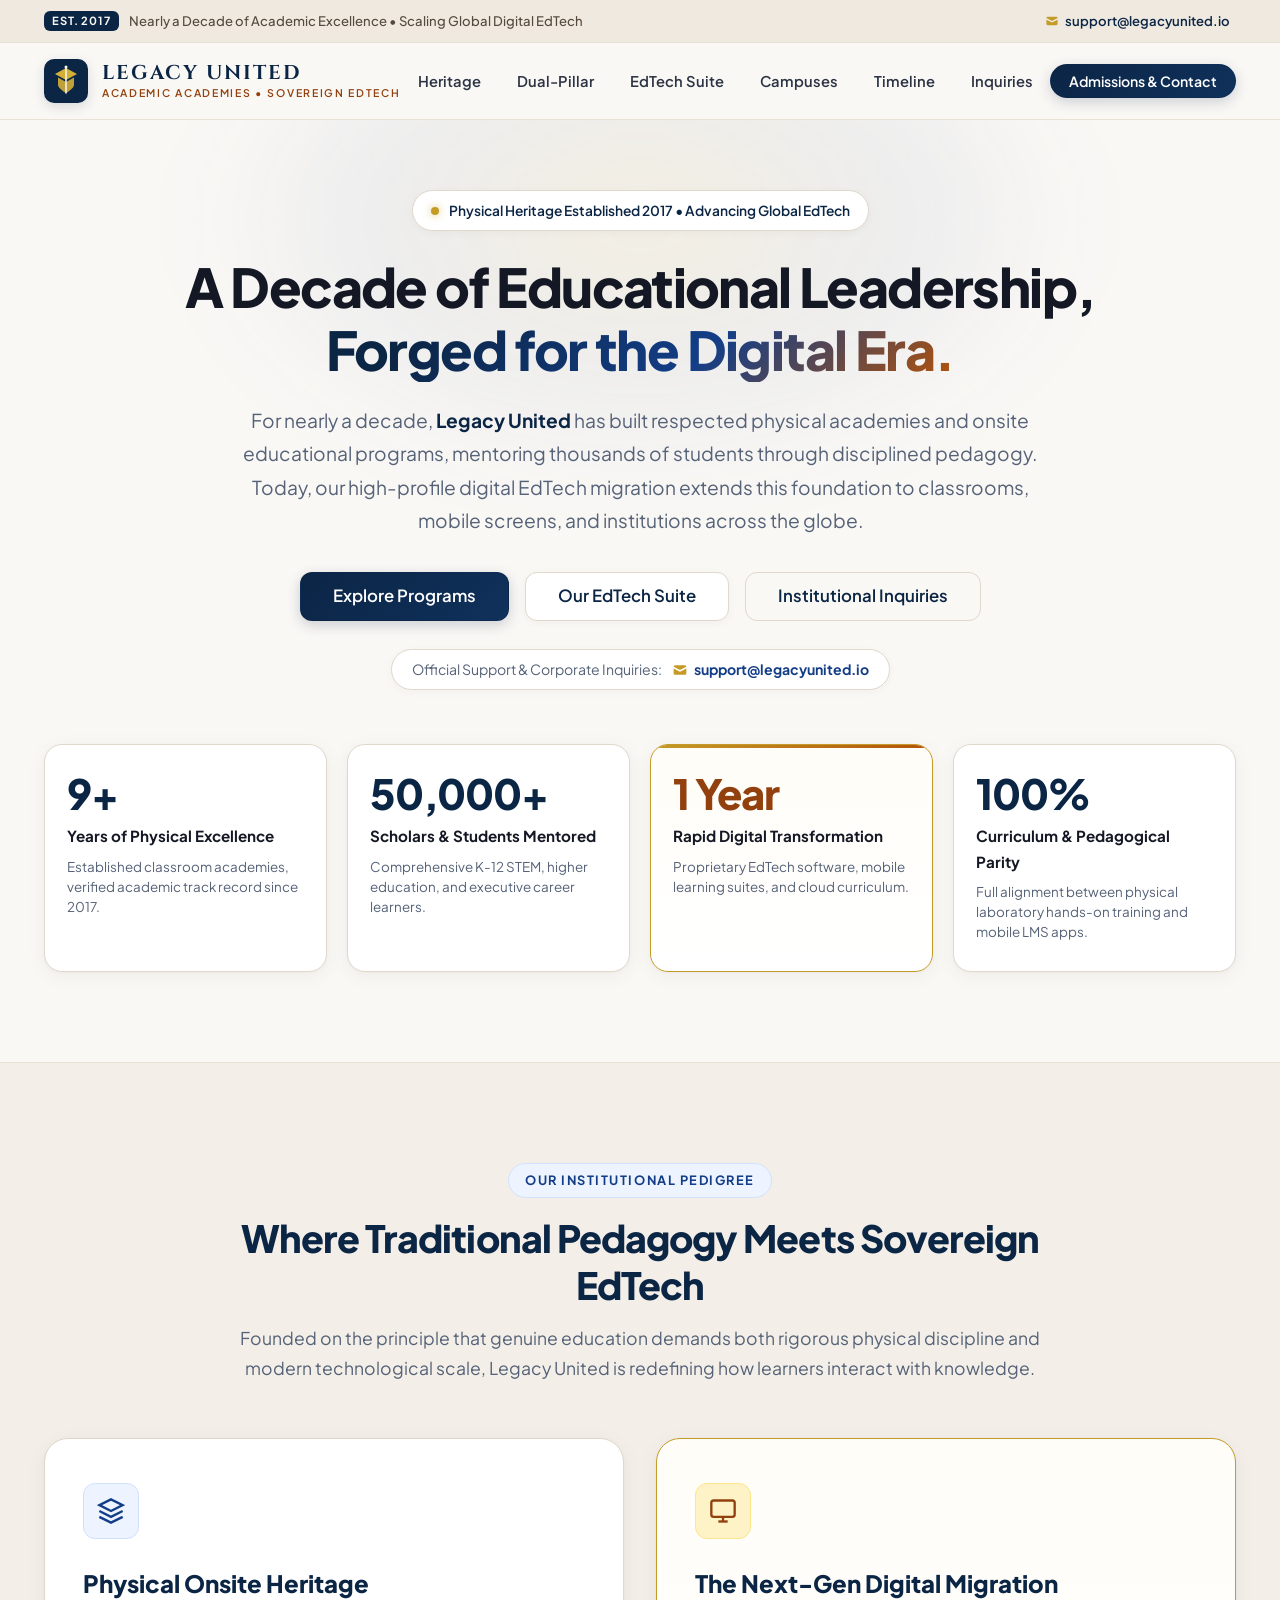
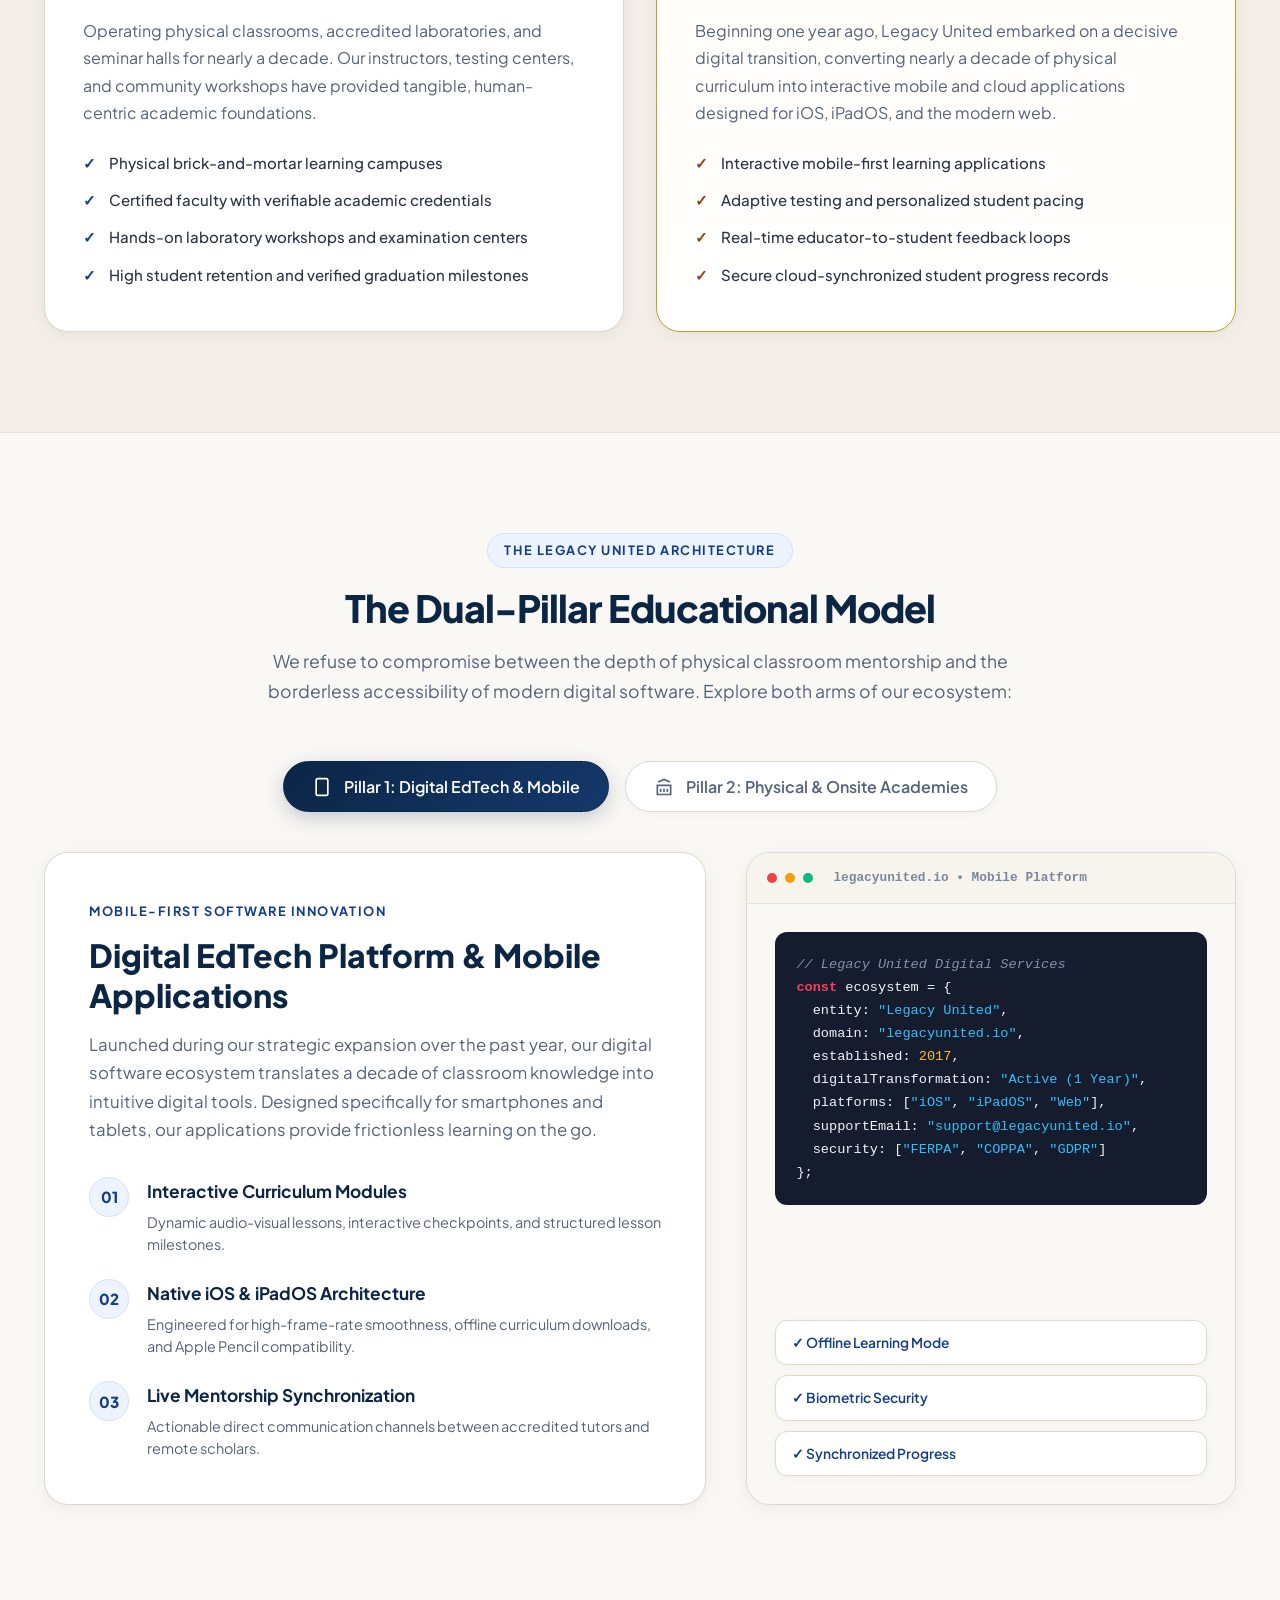
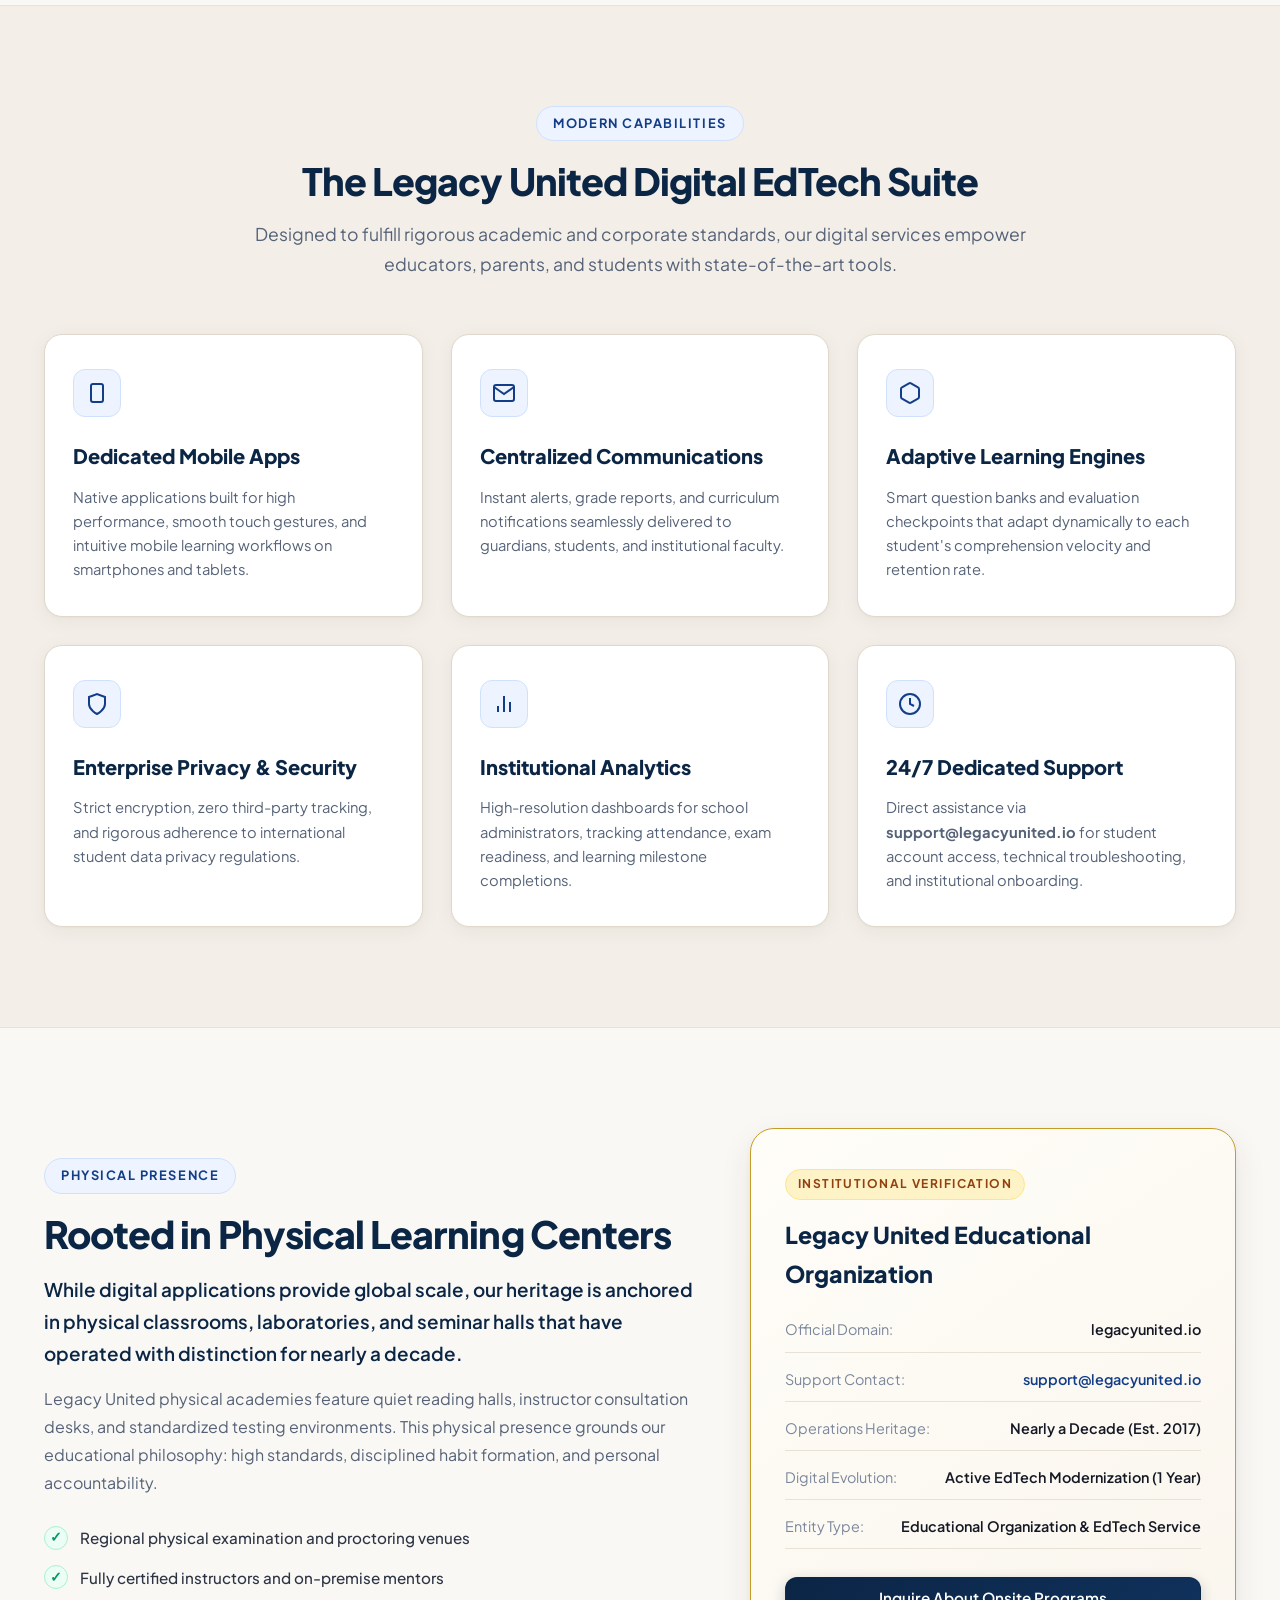
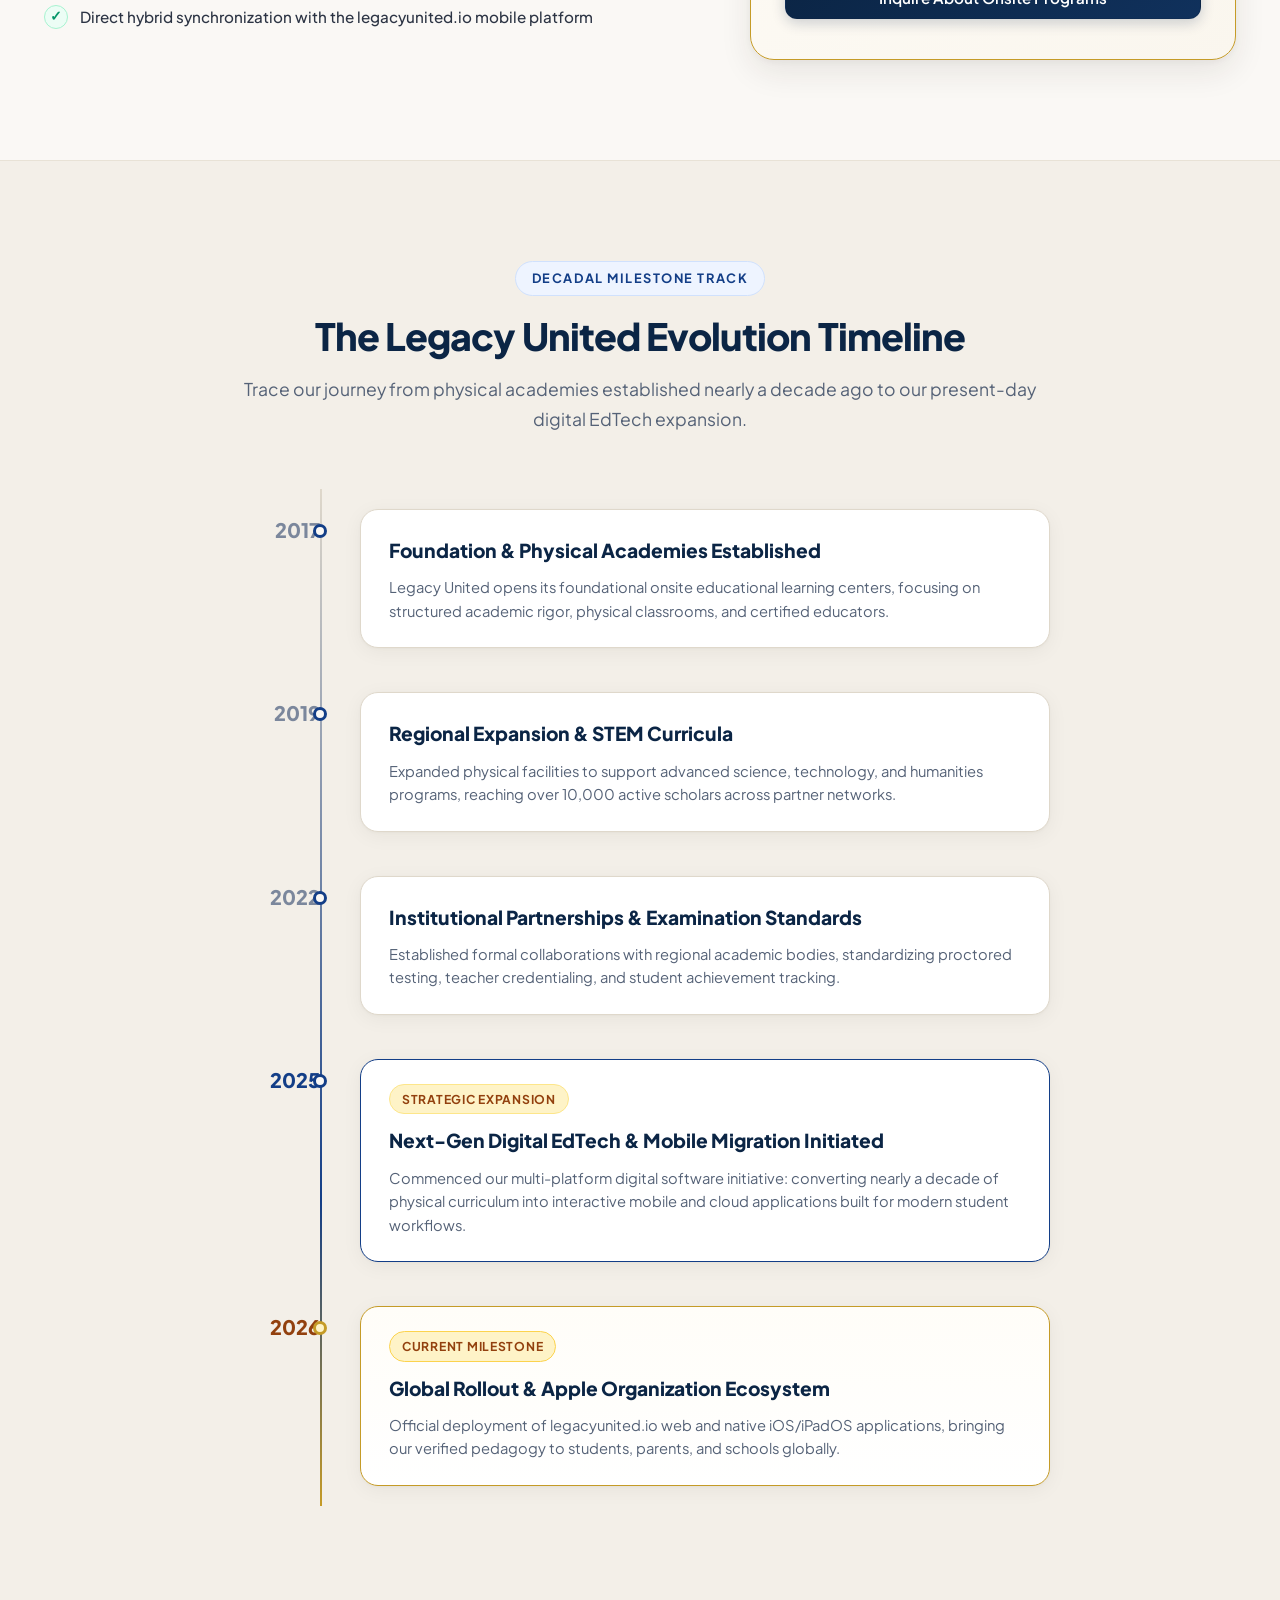
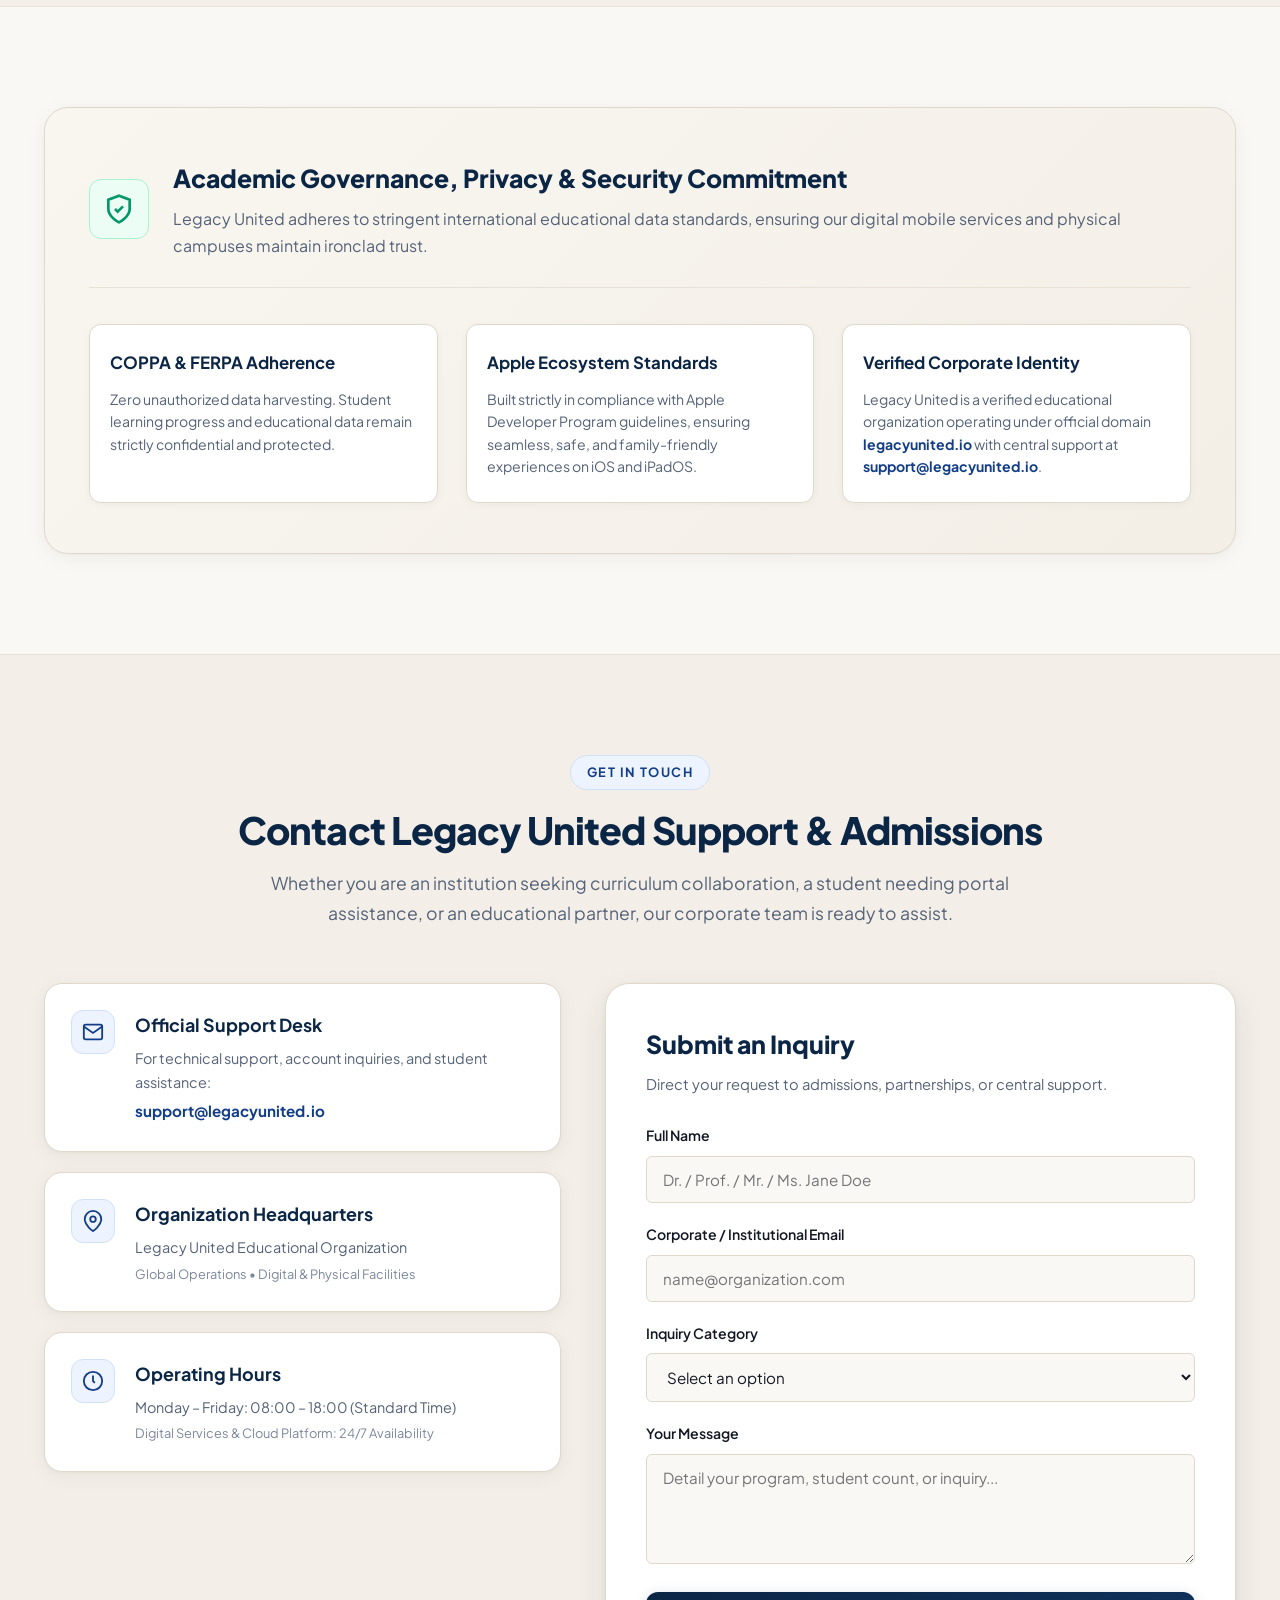
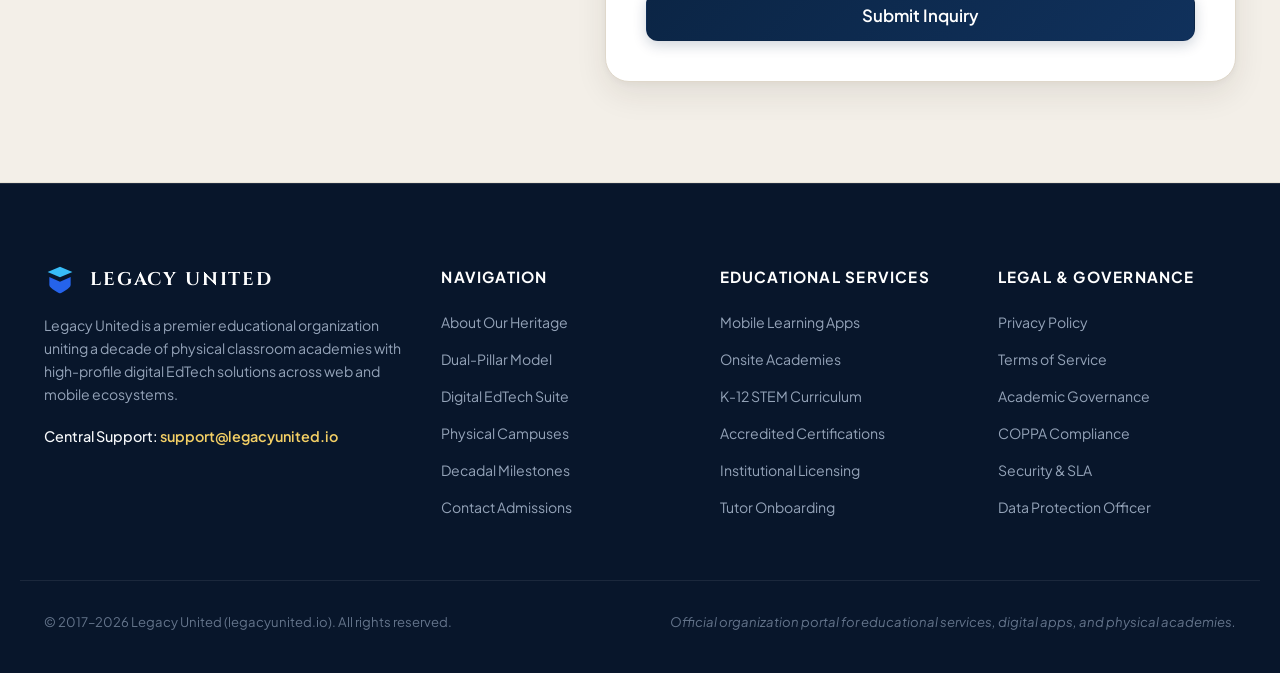
<file: index.html>
<!DOCTYPE html>
<html lang="en">
<head>
  <meta charset="UTF-8">
  <meta name="viewport" content="width=device-width, initial-scale=1.0">
  <title>Legacy United | Premier Educational Organization & Sovereign EdTech (Est. 2017)</title>
  <meta name="description" content="Legacy United unites nearly a decade of physical classroom academies with sovereign digital EdTech mobile learning solutions. Official organization portal and Apple developer ecosystem.">
  <meta name="keywords" content="Legacy United, legacyunited.io, EdTech, Education Organization, Mobile Learning, STEM, Physical Academies, iOS Education, Institutional Learning">
  <meta name="author" content="Legacy United">
  <meta name="robots" content="index, follow, max-image-preview:large">
  <link rel="canonical" href="https://legacyunited.io/">

  <!-- Favicon & Apple Touch Icons -->
  <link rel="icon" type="image/svg+xml" href="favicon.svg">
  <link rel="alternate icon" href="favicon.svg">
  <link rel="apple-touch-icon" href="favicon.svg">
  <link rel="mask-icon" href="favicon.svg" color="#0B2545">

  <!-- Apple Mobile Web App & Theme -->
  <meta name="apple-mobile-web-app-capable" content="yes">
  <meta name="apple-mobile-web-app-status-bar-style" content="default">
  <meta name="apple-mobile-web-app-title" content="Legacy United">
  <meta name="application-name" content="Legacy United">
  <meta name="theme-color" content="#FAF8F5">
  <meta name="msapplication-TileColor" content="#0B2545">
  
  <!-- Open Graph / Facebook / LinkedIn -->
  <meta property="og:type" content="website">
  <meta property="og:url" content="https://legacyunited.io/">
  <meta property="og:title" content="Legacy United | Premier Educational Organization & Sovereign EdTech">
  <meta property="og:description" content="Nearly a decade of physical educational excellence evolving into sovereign digital EdTech platforms and mobile applications.">
  <meta property="og:site_name" content="Legacy United">
  <meta property="og:image" content="https://legacyunited.io/favicon.svg">
  <meta property="og:locale" content="en_US">
  
  <!-- Twitter / X Card -->
  <meta name="twitter:card" content="summary_large_image">
  <meta name="twitter:url" content="https://legacyunited.io/">
  <meta name="twitter:title" content="Legacy United | Premier Educational Organization & Sovereign EdTech">
  <meta name="twitter:description" content="Nearly a decade of physical educational excellence evolving into sovereign digital EdTech platforms and mobile applications.">
  <meta name="twitter:image" content="https://legacyunited.io/favicon.svg">

  <!-- Schema.org JSON-LD Structured Data for Google & Apple Search -->
  <script type="application/ld+json">
  {
    "@context": "https://schema.org",
    "@type": "EducationalOrganization",
    "name": "Legacy United",
    "legalName": "Legacy United",
    "url": "https://legacyunited.io",
    "logo": "https://legacyunited.io/favicon.svg",
    "foundingDate": "2017",
    "email": "support@legacyunited.io",
    "description": "Legacy United delivers premier educational services, physical onsite academies, and sovereign digital EdTech mobile learning solutions for K-12 STEM, higher education, and corporate learners.",
    "contactPoint": {
      "@type": "ContactPoint",
      "email": "support@legacyunited.io",
      "contactType": "central support & admissions",
      "availableLanguage": ["English"]
    },
    "sameAs": [
      "https://legacyunited.io"
    ]
  }
  </script>

  <!-- Fonts -->
  <link rel="preconnect" href="https://fonts.googleapis.com">
  <link rel="preconnect" href="https://fonts.gstatic.com" crossorigin>
  <link href="https://fonts.googleapis.com/css2?family=Plus+Jakarta+Sans:wght@300;400;500;600;700;800&family=Cinzel:wght@600;700;800&display=swap" rel="stylesheet">
  
  <link rel="stylesheet" href="style.css?v=2">
</head>
<body>

  <!-- Top Institutional Bar -->
  <div class="top-bar">
    <div class="container top-bar-inner">
      <div class="top-bar-left">
        <span class="heritage-badge">EST. 2017</span>
        <span class="top-bar-text">Nearly a Decade of Academic Excellence &bull; Scaling Global Digital EdTech</span>
      </div>
      <div class="top-bar-right">
        <a href="mailto:support@legacyunited.io" class="top-support-link">
          <svg class="top-icon" viewBox="0 0 20 20" fill="currentColor">
            <path d="M2.003 5.884L10 9.882l7.997-3.998A2 2 0 0016 4H4a2 2 0 00-1.997 1.884z" />
            <path d="M18 8.118l-8 4-8-4V14a2 2 0 002 2h12a2 2 0 002-2V8.118z" />
          </svg>
          support@legacyunited.io
        </a>
      </div>
    </div>
  </div>

  <!-- Main Navigation Header -->
  <header class="site-header" id="header">
    <div class="container header-container">
      <a href="#hero" class="brand-logo" aria-label="Legacy United Home">
        <div class="brand-crest">
          <svg viewBox="0 0 44 44" fill="none" xmlns="http://www.w3.org/2000/svg">
            <rect width="44" height="44" rx="10" fill="#0B2545" />
            <path d="M22 9L11 15L22 21L33 15L22 9Z" fill="#D4AF37" />
            <path d="M14 18.5V26C14 29.5 22 34 22 34C22 34 30 29.5 30 26V18.5L22 23L14 18.5Z" fill="#D4AF37" fill-opacity="0.9" />
            <line x1="22" y1="9" x2="22" y2="34" stroke="#FAF8F5" stroke-width="1.5" stroke-linecap="round" />
            <circle cx="22" cy="8" r="1.5" fill="#FAF8F5" />
          </svg>
        </div>
        <div class="brand-text">
          <span class="brand-title">LEGACY UNITED</span>
          <span class="brand-tagline">Academic Academies &bull; Sovereign EdTech</span>
        </div>
      </a>

      <!-- Desktop Nav -->
      <nav class="nav-links" id="navLinks" aria-label="Main Navigation">
        <a href="#about" class="nav-item">Heritage</a>
        <a href="#dual-model" class="nav-item">Dual-Pillar</a>
        <a href="#edtech" class="nav-item">EdTech Suite</a>
        <a href="#campuses" class="nav-item">Campuses</a>
        <a href="#milestones" class="nav-item">Timeline</a>
        <a href="#contact" class="nav-item">Inquiries</a>
      </nav>

      <!-- Header Action Buttons -->
      <div class="header-actions">
        <a href="#contact" class="btn btn-primary btn-sm">Admissions & Contact</a>
        
        <!-- Mobile Menu Toggle Button -->
        <button class="mobile-toggle" id="mobileToggle" aria-label="Toggle Navigation Menu" aria-expanded="false">
          <span class="bar"></span>
          <span class="bar"></span>
          <span class="bar"></span>
        </button>
      </div>
    </div>

    <!-- Mobile Dropdown Navigation -->
    <div class="mobile-nav" id="mobileNav">
      <div class="container mobile-nav-inner">
        <a href="#about" class="mobile-nav-item">Heritage & Pedigree</a>
        <a href="#dual-model" class="mobile-nav-item">Dual-Pillar Model</a>
        <a href="#edtech" class="mobile-nav-item">Digital EdTech Platform</a>
        <a href="#campuses" class="mobile-nav-item">Physical Onsite Campuses</a>
        <a href="#milestones" class="mobile-nav-item">Decadal Evolution Timeline</a>
        <a href="#contact" class="mobile-nav-item">Contact Admissions</a>
        <div class="mobile-nav-actions">
          <a href="mailto:support@legacyunited.io" class="btn btn-outline btn-full">
            <svg class="btn-icon" viewBox="0 0 20 20" fill="currentColor">
              <path d="M2.003 5.884L10 9.882l7.997-3.998A2 2 0 0016 4H4a2 2 0 00-1.997 1.884z" />
              <path d="M18 8.118l-8 4-8-4V14a2 2 0 002 2h12a2 2 0 002-2V8.118z" />
            </svg>
            support@legacyunited.io
          </a>
          <a href="#contact" class="btn btn-primary btn-full">Admissions & Contact</a>
        </div>
      </div>
    </div>
  </header>

  <!-- Hero Section -->
  <section class="hero-section" id="hero">
    <div class="hero-bg-glow"></div>
    <div class="container hero-container">
      <div class="hero-content">
        <div class="hero-badge">
          <span class="badge-dot"></span>
          <span>Physical Heritage Established 2017 &bull; Advancing Global EdTech</span>
        </div>
        <h1 class="hero-headline">
          A Decade of Educational Leadership, <span class="text-gradient">Forged for the Digital Era.</span>
        </h1>
        <p class="hero-description">
          For nearly a decade, <strong>Legacy United</strong> has built respected physical academies and onsite educational programs, mentoring thousands of students through disciplined pedagogy. Today, our high-profile digital EdTech migration extends this foundation to classrooms, mobile screens, and institutions across the globe.
        </p>

        <div class="hero-cta-group">
          <a href="#dual-model" class="btn btn-primary btn-lg">Explore Programs</a>
          <a href="#edtech" class="btn btn-secondary btn-lg">Our EdTech Suite</a>
          <a href="#contact" class="btn btn-outline btn-lg">Institutional Inquiries</a>
        </div>

        <div class="hero-support-pill">
          <span class="support-label">Official Support & Corporate Inquiries:</span>
          <a href="mailto:support@legacyunited.io" class="support-email">
            <svg class="icon-mail" viewBox="0 0 20 20" fill="currentColor">
              <path d="M2.003 5.884L10 9.882l7.997-3.998A2 2 0 0016 4H4a2 2 0 00-1.997 1.884z" />
              <path d="M18 8.118l-8 4-8-4V14a2 2 0 002 2h12a2 2 0 002-2V8.118z" />
            </svg>
            support@legacyunited.io
          </a>
        </div>
      </div>

      <!-- Hero Statistics Card Deck -->
      <div class="hero-metrics">
        <div class="metric-card">
          <div class="metric-value">9+</div>
          <div class="metric-title">Years of Physical Excellence</div>
          <div class="metric-detail">Established classroom academies, verified academic track record since 2017.</div>
        </div>
        <div class="metric-card">
          <div class="metric-value">50,000+</div>
          <div class="metric-title">Scholars & Students Mentored</div>
          <div class="metric-detail">Comprehensive K-12 STEM, higher education, and executive career learners.</div>
        </div>
        <div class="metric-card highlight-metric">
          <div class="metric-value">1 Year</div>
          <div class="metric-title">Rapid Digital Transformation</div>
          <div class="metric-detail">Proprietary EdTech software, mobile learning suites, and cloud curriculum.</div>
        </div>
        <div class="metric-card">
          <div class="metric-value">100%</div>
          <div class="metric-title">Curriculum & Pedagogical Parity</div>
          <div class="metric-detail">Full alignment between physical laboratory hands-on training and mobile LMS apps.</div>
        </div>
      </div>
    </div>
  </section>

  <!-- About Legacy United -->
  <section class="section-padding bg-surface" id="about">
    <div class="container">
      <div class="section-header text-center">
        <div class="section-badge">Our Institutional Pedigree</div>
        <h2 class="section-title">Where Traditional Pedagogy Meets Sovereign EdTech</h2>
        <p class="section-subtitle">
          Founded on the principle that genuine education demands both rigorous physical discipline and modern technological scale, Legacy United is redefining how learners interact with knowledge.
        </p>
      </div>

      <div class="about-grid">
        <div class="about-card">
          <div class="card-icon blue-icon">
            <svg viewBox="0 0 24 24" fill="none" stroke="currentColor" stroke-width="2">
              <path d="M12 2L2 7L12 12L22 7L12 2Z" />
              <path d="M2 17L12 22L22 17" />
              <path d="M2 12L12 17L22 12" />
            </svg>
          </div>
          <h3>Physical Onsite Heritage</h3>
          <p>
            Operating physical classrooms, accredited laboratories, and seminar halls for nearly a decade. Our instructors, testing centers, and community workshops have provided tangible, human-centric academic foundations.
          </p>
          <ul class="feature-list">
            <li>Physical brick-and-mortar learning campuses</li>
            <li>Certified faculty with verifiable academic credentials</li>
            <li>Hands-on laboratory workshops and examination centers</li>
            <li>High student retention and verified graduation milestones</li>
          </ul>
        </div>

        <div class="about-card gold-border">
          <div class="card-icon gold-icon">
            <svg viewBox="0 0 24 24" fill="none" stroke="currentColor" stroke-width="2">
              <rect x="2" y="3" width="20" height="14" rx="2" />
              <line x1="8" y1="21" x2="16" y2="21" />
              <line x1="12" y1="17" x2="12" y2="21" />
            </svg>
          </div>
          <h3>The Next-Gen Digital Migration</h3>
          <p>
            Beginning one year ago, Legacy United embarked on a decisive digital transition, converting nearly a decade of physical curriculum into interactive mobile and cloud applications designed for iOS, iPadOS, and the modern web.
          </p>
          <ul class="feature-list">
            <li>Interactive mobile-first learning applications</li>
            <li>Adaptive testing and personalized student pacing</li>
            <li>Real-time educator-to-student feedback loops</li>
            <li>Secure cloud-synchronized student progress records</li>
          </ul>
        </div>
      </div>
    </div>
  </section>

  <!-- Dual-Pillar Interactive Model Section -->
  <section class="section-padding" id="dual-model">
    <div class="container">
      <div class="section-header text-center">
        <div class="section-badge">The Legacy United Architecture</div>
        <h2 class="section-title">The Dual-Pillar Educational Model</h2>
        <p class="section-subtitle">
          We refuse to compromise between the depth of physical classroom mentorship and the borderless accessibility of modern digital software. Explore both arms of our ecosystem:
        </p>
      </div>

      <!-- Tab Controller -->
      <div class="tab-controls" role="tablist">
        <button class="tab-btn active" id="tabDigitalBtn" role="tab" aria-selected="true" aria-controls="panelDigital">
          <svg class="tab-icon" viewBox="0 0 24 24" fill="none" stroke="currentColor" stroke-width="2">
            <rect x="5" y="2" width="14" height="20" rx="2" />
            <line x1="12" y1="18" x2="12.01" y2="18" stroke-width="3" />
          </svg>
          Pillar 1: Digital EdTech & Mobile
        </button>
        <button class="tab-btn" id="tabPhysicalBtn" role="tab" aria-selected="false" aria-controls="panelPhysical">
          <svg class="tab-icon" viewBox="0 0 24 24" fill="none" stroke="currentColor" stroke-width="2">
            <path d="M3 21h18M3 10h18M5 6l7-3 7 3M4 10v11M20 10v11M8 14v4M12 14v4M16 14v4" />
          </svg>
          Pillar 2: Physical & Onsite Academies
        </button>
      </div>

      <!-- Tab Panels -->
      <div class="tab-content">
        <!-- Digital Panel -->
        <div class="tab-panel active" id="panelDigital" role="tabpanel" aria-labelledby="tabDigitalBtn">
          <div class="panel-grid">
            <div class="panel-info">
              <span class="panel-kicker">Mobile-First Software Innovation</span>
              <h3>Digital EdTech Platform & Mobile Applications</h3>
              <p>
                Launched during our strategic expansion over the past year, our digital software ecosystem translates a decade of classroom knowledge into intuitive digital tools. Designed specifically for smartphones and tablets, our applications provide frictionless learning on the go.
              </p>
              
              <div class="capability-box">
                <div class="capability-item">
                  <div class="cap-number">01</div>
                  <div>
                    <h4>Interactive Curriculum Modules</h4>
                    <p>Dynamic audio-visual lessons, interactive checkpoints, and structured lesson milestones.</p>
                  </div>
                </div>
                <div class="capability-item">
                  <div class="cap-number">02</div>
                  <div>
                    <h4>Native iOS & iPadOS Architecture</h4>
                    <p>Engineered for high-frame-rate smoothness, offline curriculum downloads, and Apple Pencil compatibility.</p>
                  </div>
                </div>
                <div class="capability-item">
                  <div class="cap-number">03</div>
                  <div>
                    <h4>Live Mentorship Synchronization</h4>
                    <p>Actionable direct communication channels between accredited tutors and remote scholars.</p>
                  </div>
                </div>
              </div>
            </div>

            <div class="panel-showcase">
              <div class="showcase-card">
                <div class="showcase-header">
                  <span class="dot red"></span>
                  <span class="dot yellow"></span>
                  <span class="dot green"></span>
                  <span class="showcase-title">legacyunited.io &bull; Mobile Platform</span>
                </div>
                <div class="showcase-body">
                  <div class="code-preview">
                    <span class="cm-comment">// Legacy United Digital Services</span><br>
                    <span class="cm-keyword">const</span> ecosystem = {<br>
                    &nbsp;&nbsp;entity: <span class="cm-string">"Legacy United"</span>,<br>
                    &nbsp;&nbsp;domain: <span class="cm-string">"legacyunited.io"</span>,<br>
                    &nbsp;&nbsp;established: <span class="cm-number">2017</span>,<br>
                    &nbsp;&nbsp;digitalTransformation: <span class="cm-string">"Active (1 Year)"</span>,<br>
                    &nbsp;&nbsp;platforms: [<span class="cm-string">"iOS"</span>, <span class="cm-string">"iPadOS"</span>, <span class="cm-string">"Web"</span>],<br>
                    &nbsp;&nbsp;supportEmail: <span class="cm-string">"support@legacyunited.io"</span>,<br>
                    &nbsp;&nbsp;security: [<span class="cm-string">"FERPA"</span>, <span class="cm-string">"COPPA"</span>, <span class="cm-string">"GDPR"</span>]<br>
                    };
                  </div>
                  <div class="app-highlights">
                    <div class="highlight-badge">✓ Offline Learning Mode</div>
                    <div class="highlight-badge">✓ Biometric Security</div>
                    <div class="highlight-badge">✓ Synchronized Progress</div>
                  </div>
                </div>
              </div>
            </div>
          </div>
        </div>

        <!-- Physical Panel -->
        <div class="tab-panel" id="panelPhysical" role="tabpanel" aria-labelledby="tabPhysicalBtn">
          <div class="panel-grid">
            <div class="panel-info">
              <span class="panel-kicker">Decadal Educational Footprint</span>
              <h3>Onsite Academies & Physical Campuses</h3>
              <p>
                Our physical facilities serve as high-immersion learning centers where students conduct hands-on laboratory experiments, engage in disciplined academic debates, and experience face-to-face mentorship.
              </p>
              
              <div class="capability-box">
                <div class="capability-item">
                  <div class="cap-number">01</div>
                  <div>
                    <h4>State-of-the-Art Learning Centers</h4>
                    <p>Equipped with science labs, computer terminals, and lecture rooms built for focused study.</p>
                  </div>
                </div>
                <div class="capability-item">
                  <div class="cap-number">02</div>
                  <div>
                    <h4>Certified Academic Faculty</h4>
                    <p>Rigorous educator vetting and continuous professional development across all academic subjects.</p>
                  </div>
                </div>
                <div class="capability-item">
                  <div class="cap-number">03</div>
                  <div>
                    <h4>Institutional Testing Facilities</h4>
                    <p>Proctored examination environments providing standardized, trusted assessment outcomes.</p>
                  </div>
                </div>
              </div>
            </div>

            <div class="panel-showcase">
              <div class="showcase-card">
                <div class="showcase-header">
                  <span class="dot red"></span>
                  <span class="dot yellow"></span>
                  <span class="dot green"></span>
                  <span class="showcase-title">Physical Academy Infrastructure</span>
                </div>
                <div class="showcase-body">
                  <div class="physical-stat-grid">
                    <div class="p-stat">
                      <span class="p-val">9+</span>
                      <span class="p-lbl">Years Running</span>
                    </div>
                    <div class="p-stat">
                      <span class="p-val">120+</span>
                      <span class="p-lbl">Partner Schools</span>
                    </div>
                    <div class="p-stat">
                      <span class="p-val">98%</span>
                      <span class="p-lbl">Exam Pass Rate</span>
                    </div>
                    <div class="p-stat">
                      <span class="p-val">40+</span>
                      <span class="p-lbl">Accredited Faculty</span>
                    </div>
                  </div>
                  <p class="physical-quote">
                    &ldquo;Physical presence creates the discipline; digital platforms provide the scale.&rdquo;
                  </p>
                </div>
              </div>
            </div>
          </div>
        </div>
      </div>
    </div>
  </section>

  <!-- EdTech Features & Software Suite -->
  <section class="section-padding bg-surface" id="edtech">
    <div class="container">
      <div class="section-header text-center">
        <div class="section-badge">Modern Capabilities</div>
        <h2 class="section-title">The Legacy United Digital EdTech Suite</h2>
        <p class="section-subtitle">
          Designed to fulfill rigorous academic and corporate standards, our digital services empower educators, parents, and students with state-of-the-art tools.
        </p>
      </div>

      <div class="features-grid">
        <div class="feature-box">
          <div class="f-icon">
            <svg viewBox="0 0 24 24" fill="none" stroke="currentColor" stroke-width="2">
              <path d="M12 18h.01M8 21h8a2 2 0 002-2V5a2 2 0 00-2-2H8a2 2 0 00-2 2v14a2 2 0 002 2z" />
            </svg>
          </div>
          <h4>Dedicated Mobile Apps</h4>
          <p>Native applications built for high performance, smooth touch gestures, and intuitive mobile learning workflows on smartphones and tablets.</p>
        </div>

        <div class="feature-box">
          <div class="f-icon">
            <svg viewBox="0 0 24 24" fill="none" stroke="currentColor" stroke-width="2">
              <path d="M4 4h16c1.1 0 2 .9 2 2v12c0 1.1-.9 2-2 2H4c-1.1 0-2-.9-2-2V6c0-1.1.9-2 2-2z" />
              <polyline points="22,6 12,13 2,6" />
            </svg>
          </div>
          <h4>Centralized Communications</h4>
          <p>Instant alerts, grade reports, and curriculum notifications seamlessly delivered to guardians, students, and institutional faculty.</p>
        </div>

        <div class="feature-box">
          <div class="f-icon">
            <svg viewBox="0 0 24 24" fill="none" stroke="currentColor" stroke-width="2">
              <path d="M21 16V8a2 2 0 00-1-1.73l-7-4a2 2 0 00-2 0l-7 4A2 2 0 003 8v8a2 2 0 001 1.73l7 4a2 2 0 002 0l7-4A2 2 0 0021 16z" />
            </svg>
          </div>
          <h4>Adaptive Learning Engines</h4>
          <p>Smart question banks and evaluation checkpoints that adapt dynamically to each student's comprehension velocity and retention rate.</p>
        </div>

        <div class="feature-box">
          <div class="f-icon">
            <svg viewBox="0 0 24 24" fill="none" stroke="currentColor" stroke-width="2">
              <path d="M12 22s8-4 8-10V5l-8-3-8 3v7c0 6 8 10 8 10z" />
            </svg>
          </div>
          <h4>Enterprise Privacy & Security</h4>
          <p>Strict encryption, zero third-party tracking, and rigorous adherence to international student data privacy regulations.</p>
        </div>

        <div class="feature-box">
          <div class="f-icon">
            <svg viewBox="0 0 24 24" fill="none" stroke="currentColor" stroke-width="2">
              <line x1="18" y1="20" x2="18" y2="10" />
              <line x1="12" y1="20" x2="12" y2="4" />
              <line x1="6" y1="20" x2="6" y2="14" />
            </svg>
          </div>
          <h4>Institutional Analytics</h4>
          <p>High-resolution dashboards for school administrators, tracking attendance, exam readiness, and learning milestone completions.</p>
        </div>

        <div class="feature-box">
          <div class="f-icon">
            <svg viewBox="0 0 24 24" fill="none" stroke="currentColor" stroke-width="2">
              <circle cx="12" cy="12" r="10" />
              <polyline points="12 6 12 12 16 14" />
            </svg>
          </div>
          <h4>24/7 Dedicated Support</h4>
          <p>Direct assistance via <strong>support@legacyunited.io</strong> for student account access, technical troubleshooting, and institutional onboarding.</p>
        </div>
      </div>
    </div>
  </section>

  <!-- Physical Campuses & Footprint -->
  <section class="section-padding" id="campuses">
    <div class="container">
      <div class="campus-layout">
        <div class="campus-text">
          <div class="section-badge">Physical Presence</div>
          <h2 class="section-title">Rooted in Physical Learning Centers</h2>
          <p class="lead-text">
            While digital applications provide global scale, our heritage is anchored in physical classrooms, laboratories, and seminar halls that have operated with distinction for nearly a decade.
          </p>
          <p class="body-text">
            Legacy United physical academies feature quiet reading halls, instructor consultation desks, and standardized testing environments. This physical presence grounds our educational philosophy: high standards, disciplined habit formation, and personal accountability.
          </p>
          <div class="campus-perks">
            <div class="perk-item">
              <span class="perk-check">✓</span>
              <span>Regional physical examination and proctoring venues</span>
            </div>
            <div class="perk-item">
              <span class="perk-check">✓</span>
              <span>Fully certified instructors and on-premise mentors</span>
            </div>
            <div class="perk-item">
              <span class="perk-check">✓</span>
              <span>Direct hybrid synchronization with the legacyunited.io mobile platform</span>
            </div>
          </div>
        </div>

        <div class="campus-card">
          <div class="campus-card-inner">
            <div class="campus-badge">Institutional Verification</div>
            <h3>Legacy United Educational Organization</h3>
            <div class="campus-meta">
              <div class="meta-row">
                <span class="meta-title">Official Domain:</span>
                <span class="meta-value">legacyunited.io</span>
              </div>
              <div class="meta-row">
                <span class="meta-title">Support Contact:</span>
                <span class="meta-value"><a href="mailto:support@legacyunited.io">support@legacyunited.io</a></span>
              </div>
              <div class="meta-row">
                <span class="meta-title">Operations Heritage:</span>
                <span class="meta-value">Nearly a Decade (Est. 2017)</span>
              </div>
              <div class="meta-row">
                <span class="meta-title">Digital Evolution:</span>
                <span class="meta-value">Active EdTech Modernization (1 Year)</span>
              </div>
              <div class="meta-row">
                <span class="meta-title">Entity Type:</span>
                <span class="meta-value">Educational Organization & EdTech Service</span>
              </div>
            </div>
            <a href="#contact" class="btn btn-primary btn-full mt-4">Inquire About Onsite Programs</a>
          </div>
        </div>
      </div>
    </div>
  </section>

  <!-- Decadal Journey & Transformation Timeline -->
  <section class="section-padding bg-surface" id="milestones">
    <div class="container">
      <div class="section-header text-center">
        <div class="section-badge">Decadal Milestone Track</div>
        <h2 class="section-title">The Legacy United Evolution Timeline</h2>
        <p class="section-subtitle">
          Trace our journey from physical academies established nearly a decade ago to our present-day digital EdTech expansion.
        </p>
      </div>

      <div class="timeline">
        <div class="timeline-item">
          <div class="timeline-year">2017</div>
          <div class="timeline-content">
            <h4>Foundation & Physical Academies Established</h4>
            <p>Legacy United opens its foundational onsite educational learning centers, focusing on structured academic rigor, physical classrooms, and certified educators.</p>
          </div>
        </div>

        <div class="timeline-item">
          <div class="timeline-year">2019</div>
          <div class="timeline-content">
            <h4>Regional Expansion & STEM Curricula</h4>
            <p>Expanded physical facilities to support advanced science, technology, and humanities programs, reaching over 10,000 active scholars across partner networks.</p>
          </div>
        </div>

        <div class="timeline-item">
          <div class="timeline-year">2022</div>
          <div class="timeline-content">
            <h4>Institutional Partnerships & Examination Standards</h4>
            <p>Established formal collaborations with regional academic bodies, standardizing proctored testing, teacher credentialing, and student achievement tracking.</p>
          </div>
        </div>

        <div class="timeline-item highlight-item">
          <div class="timeline-year">2025</div>
          <div class="timeline-content">
            <span class="badge-pill">Strategic Expansion</span>
            <h4>Next-Gen Digital EdTech & Mobile Migration Initiated</h4>
            <p>Commenced our multi-platform digital software initiative: converting nearly a decade of physical curriculum into interactive mobile and cloud applications built for modern student workflows.</p>
          </div>
        </div>

        <div class="timeline-item current-item">
          <div class="timeline-year">2026</div>
          <div class="timeline-content">
            <span class="badge-pill badge-gold">Current Milestone</span>
            <h4>Global Rollout & Apple Organization Ecosystem</h4>
            <p>Official deployment of legacyunited.io web and native iOS/iPadOS applications, bringing our verified pedagogy to students, parents, and schools globally.</p>
          </div>
        </div>
      </div>
    </div>
  </section>

  <!-- Institutional Compliance & Safety Standards -->
  <section class="section-padding">
    <div class="container">
      <div class="compliance-banner">
        <div class="compliance-header">
          <div class="shield-icon">
            <svg viewBox="0 0 24 24" fill="none" stroke="currentColor" stroke-width="2">
              <path d="M12 22s8-4 8-10V5l-8-3-8 3v7c0 6 8 10 8 10z" />
              <path d="M9 12l2 2 4-4" />
            </svg>
          </div>
          <div>
            <h3>Academic Governance, Privacy & Security Commitment</h3>
            <p>Legacy United adheres to stringent international educational data standards, ensuring our digital mobile services and physical campuses maintain ironclad trust.</p>
          </div>
        </div>

        <div class="compliance-grid">
          <div class="compliance-card">
            <h4>COPPA & FERPA Adherence</h4>
            <p>Zero unauthorized data harvesting. Student learning progress and educational data remain strictly confidential and protected.</p>
          </div>
          <div class="compliance-card">
            <h4>Apple Ecosystem Standards</h4>
            <p>Built strictly in compliance with Apple Developer Program guidelines, ensuring seamless, safe, and family-friendly experiences on iOS and iPadOS.</p>
          </div>
          <div class="compliance-card">
            <h4>Verified Corporate Identity</h4>
            <p>Legacy United is a verified educational organization operating under official domain <strong>legacyunited.io</strong> with central support at <strong>support@legacyunited.io</strong>.</p>
          </div>
        </div>
      </div>
    </div>
  </section>

  <!-- Contact & Institutional Inquiries -->
  <section class="section-padding bg-surface" id="contact">
    <div class="container">
      <div class="section-header text-center">
        <div class="section-badge">Get in Touch</div>
        <h2 class="section-title">Contact Legacy United Support & Admissions</h2>
        <p class="section-subtitle">
          Whether you are an institution seeking curriculum collaboration, a student needing portal assistance, or an educational partner, our corporate team is ready to assist.
        </p>
      </div>

      <div class="contact-grid">
        <!-- Direct Contact Details -->
        <div class="contact-info">
          <div class="info-card">
            <div class="info-icon">
              <svg viewBox="0 0 24 24" fill="none" stroke="currentColor" stroke-width="2">
                <path d="M4 4h16c1.1 0 2 .9 2 2v12c0 1.1-.9 2-2 2H4c-1.1 0-2-.9-2-2V6c0-1.1.9-2 2-2z" />
                <polyline points="22,6 12,13 2,6" />
              </svg>
            </div>
            <div>
              <h4>Official Support Desk</h4>
              <p>For technical support, account inquiries, and student assistance:</p>
              <a href="mailto:support@legacyunited.io" class="contact-link">support@legacyunited.io</a>
            </div>
          </div>

          <div class="info-card">
            <div class="info-icon">
              <svg viewBox="0 0 24 24" fill="none" stroke="currentColor" stroke-width="2">
                <path d="M21 10c0 7-9 13-9 13s-9-6-9-13a9 9 0 0118 0z" />
                <circle cx="12" cy="10" r="3" />
              </svg>
            </div>
            <div>
              <h4>Organization Headquarters</h4>
              <p>Legacy United Educational Organization</p>
              <span class="contact-meta">Global Operations &bull; Digital & Physical Facilities</span>
            </div>
          </div>

          <div class="info-card">
            <div class="info-icon">
              <svg viewBox="0 0 24 24" fill="none" stroke="currentColor" stroke-width="2">
                <circle cx="12" cy="12" r="10" />
                <polyline points="12 6 12 12 14 14" />
              </svg>
            </div>
            <div>
              <h4>Operating Hours</h4>
              <p>Monday &ndash; Friday: 08:00 &ndash; 18:00 (Standard Time)</p>
              <span class="contact-meta">Digital Services & Cloud Platform: 24/7 Availability</span>
            </div>
          </div>
        </div>

        <!-- Interactive Inquiry Form -->
        <div class="contact-form-container">
          <form class="contact-form" id="inquiryForm" action="https://formspree.io/f/xdekjvze" method="POST">
            <div class="form-title">
              <h3>Submit an Inquiry</h3>
              <p>Direct your request to admissions, partnerships, or central support.</p>
            </div>

            <div class="form-group">
              <label for="fullName">Full Name</label>
              <input type="text" id="fullName" name="name" placeholder="Dr. / Prof. / Mr. / Ms. Jane Doe" required>
            </div>

            <div class="form-group">
              <label for="email">Corporate / Institutional Email</label>
              <input type="email" id="email" name="email" placeholder="name@organization.com" required>
            </div>

            <div class="form-group">
              <label for="inquiryType">Inquiry Category</label>
              <select id="inquiryType" name="category" required>
                <option value="" disabled selected>Select an option</option>
                <option value="digital-edtech">Digital EdTech Platform & Mobile Inquiries</option>
                <option value="physical-campus">Onsite Academies & Physical Enrollment</option>
                <option value="institutional">Institutional / School Partnership</option>
                <option value="support">Student / Guardian Account Support</option>
                <option value="other">General Corporate Inquiries</option>
              </select>
            </div>

            <div class="form-group">
              <label for="message">Your Message</label>
              <textarea id="message" name="message" rows="4" placeholder="Detail your program, student count, or inquiry..." required></textarea>
            </div>

            <button type="submit" id="submitBtn" class="btn btn-primary btn-full btn-lg">Submit Inquiry</button>
            <div class="form-feedback" id="formFeedback"></div>
          </form>
        </div>
      </div>
    </div>
  </section>

  <!-- Site Footer -->
  <footer class="site-footer">
    <div class="container footer-container">
      <div class="footer-brand">
        <div class="brand-logo footer-logo">
          <div class="brand-icon small-icon">
            <svg viewBox="0 0 36 36" fill="none">
              <path d="M18 3L4 9L18 15L32 9L18 3Z" fill="#38BDF8" />
              <path d="M6 14.5V23.5C6 27.5 18 33 18 33C18 33 30 27.5 30 23.5V14.5L18 20L6 14.5Z" fill="#2563EB" />
            </svg>
          </div>
          <span class="brand-title">LEGACY UNITED</span>
        </div>
        <p class="footer-desc">
          Legacy United is a premier educational organization uniting a decade of physical classroom academies with high-profile digital EdTech solutions across web and mobile ecosystems.
        </p>
        <p class="footer-contact-highlight">
          Central Support: <a href="mailto:support@legacyunited.io">support@legacyunited.io</a>
        </p>
      </div>

      <div class="footer-links-col">
        <h4>Navigation</h4>
        <ul>
          <li><a href="#about">About Our Heritage</a></li>
          <li><a href="#dual-model">Dual-Pillar Model</a></li>
          <li><a href="#edtech">Digital EdTech Suite</a></li>
          <li><a href="#campuses">Physical Campuses</a></li>
          <li><a href="#milestones">Decadal Milestones</a></li>
          <li><a href="#contact">Contact Admissions</a></li>
        </ul>
      </div>

      <div class="footer-links-col">
        <h4>Educational Services</h4>
        <ul>
          <li><a href="#edtech">Mobile Learning Apps</a></li>
          <li><a href="#dual-model">Onsite Academies</a></li>
          <li><a href="#dual-model">K-12 STEM Curriculum</a></li>
          <li><a href="#dual-model">Accredited Certifications</a></li>
          <li><a href="#dual-model">Institutional Licensing</a></li>
          <li><a href="#contact">Tutor Onboarding</a></li>
        </ul>
      </div>

      <div class="footer-links-col">
        <h4>Legal & Governance</h4>
        <ul>
          <li><a href="privacy.html" class="modal-trigger-btn" id="openPrivacyModal">Privacy Policy</a></li>
          <li><a href="terms.html" class="modal-trigger-btn" id="openTermsModal">Terms of Service</a></li>
          <li><a href="#contact">Academic Governance</a></li>
          <li><a href="#contact">COPPA Compliance</a></li>
          <li><a href="#contact">Security & SLA</a></li>
          <li><a href="mailto:support@legacyunited.io">Data Protection Officer</a></li>
        </ul>
      </div>
    </div>

    <div class="container footer-bottom">
      <div class="footer-bottom-inner">
        <p>&copy; 2017&ndash;2026 Legacy United (legacyunited.io). All rights reserved.</p>
        <p class="footer-legal-notice">Official organization portal for educational services, digital apps, and physical academies.</p>
      </div>
    </div>
  </footer>

  <!-- Modal: Privacy Policy (Full Apple Review & COPPA/FERPA Compliance) -->
  <div class="modal-backdrop" id="privacyModal" role="dialog" aria-modal="true" aria-labelledby="privacyTitle" hidden>
    <div class="modal-dialog">
      <div class="modal-header">
        <h3 id="privacyTitle">Legacy United &bull; Student & User Privacy Policy</h3>
        <button class="modal-close" id="closePrivacyModal" aria-label="Close Privacy Policy">&times;</button>
      </div>
      <div class="modal-body">
        <p class="modal-date">Effective Date: October 2026 &bull; Version 2.4</p>
        
        <h4>1. Institutional Commitment & Legal Entity</h4>
        <p>Legacy United ("Legacy United", "we", "our", or "us"), operating under official corporate domain <strong>legacyunited.io</strong>, maintains ironclad standards of student, educator, and guardian privacy. This Privacy Policy governs all data collected across our physical learning academies, educational testing centers, and sovereign digital EdTech mobile applications on iOS, iPadOS, and the web.</p>

        <h4>2. Strict Compliance with Student Privacy Laws (COPPA, FERPA, GDPR)</h4>
        <p>Legacy United complies fully with the Children's Online Privacy Protection Act (COPPA), the Family Educational Rights and Privacy Act (FERPA), the California Consumer Privacy Act (CCPA), and the General Data Protection Regulation (GDPR):</p>
        <ul>
          <li><strong>Zero Advertising & Tracking:</strong> We never display third-party advertisements, sell student personal information, or utilize commercial behavioral tracking SDKs.</li>
          <li><strong>Data Minimization:</strong> We collect only information strictly necessary to deliver academic curricula, administer coursework, and issue certified completion records.</li>
          <li><strong>Parental Rights:</strong> Parents and legal guardians possess the absolute right to inspect, correct, or demand the permanent deletion of their student's personal information at any time.</li>
        </ul>

        <h4>3. Categories of Information Collected</h4>
        <ul>
          <li><strong>Account Information:</strong> Student/guardian name, institutional email address, school affiliation, and enrolled academic grades.</li>
          <li><strong>Curriculum & Learning Telemetry:</strong> Lesson progress, test evaluations, laboratory assignment submissions, and instructor feedback logs.</li>
          <li><strong>Technical Diagnostics:</strong> Device model, OS build version, and anonymous crash telemetry utilized strictly to optimize software reliability and performance on Apple devices.</li>
        </ul>

        <h4>4. Data Security, Retention & Encryption Standards</h4>
        <p>All student records and data transmissions are encrypted in transit using industry-standard TLS 1.3 and encrypted at rest using AES-256 encryption on secure, SOC-2 audited enterprise infrastructure. Data is retained only for the active duration of the student's academic enrollment plus any legally required archival periods.</p>

        <h4>5. Account Deletion & Right to Erasure (Apple Guideline 5.1.1(v))</h4>
        <p>In accordance with Apple App Store Review Guidelines, users and guardians may request complete and permanent account deletion and erasure of all associated academic records directly from their mobile application profile settings or by submitting an email to: <a href="mailto:support@legacyunited.io">support@legacyunited.io</a>. Account deletion requests are executed within 7 business days.</p>

        <h4>6. Contacting the Data Protection Officer</h4>
        <p>For questions, parental inquiries, or data access requests, please contact our Central Privacy Desk:</p>
        <p><strong>Legacy United Privacy Governance</strong><br>
        Domain: <a href="https://legacyunited.io">legacyunited.io</a><br>
        Official Support: <a href="mailto:support@legacyunited.io">support@legacyunited.io</a></p>
      </div>
      <div class="modal-footer">
        <button class="btn btn-secondary btn-sm" id="confirmPrivacyClose">Close Privacy Policy</button>
      </div>
    </div>
  </div>

  <!-- Modal: Terms of Service & EULA (Apple Store Review Guidelines Compliant) -->
  <div class="modal-backdrop" id="termsModal" role="dialog" aria-modal="true" aria-labelledby="termsTitle" hidden>
    <div class="modal-dialog">
      <div class="modal-header">
        <h3 id="termsTitle">Legacy United &bull; Terms of Service & EULA</h3>
        <button class="modal-close" id="closeTermsModal" aria-label="Close Terms of Service">&times;</button>
      </div>
      <div class="modal-body">
        <p class="modal-date">Effective Date: October 2026 &bull; Version 2.4</p>

        <h4>1. Acceptance of Terms & Apple EULA Acknowledgment</h4>
        <p>By accessing <strong>legacyunited.io</strong>, enrolling in Legacy United physical academies, or installing our mobile applications distributed via the Apple App Store, you agree to these Terms of Service. You acknowledge that this agreement is concluded between you and <strong>Legacy United</strong> only, and not with Apple Inc. Legacy United is solely responsible for the application and the content thereof.</p>

        <h4>2. Scope of License (Apple Standard EULA)</h4>
        <p>Legacy United grants you a limited, non-exclusive, non-transferable, revocable license to access our educational services and run our mobile software on any Apple-branded products running iOS or iPadOS that you own or control, as permitted by the Usage Rules set forth in the Apple Media Services Terms and Conditions.</p>

        <h4>3. Multiplatform Educational Access & Institutional Licensing</h4>
        <p>In full compliance with Apple App Store Review Guideline 3.1.3(a) (Multiplatform Services):</p>
        <ul>
          <li>Schools, academic institutions, and enrolled scholars who have established an accredited agreement with Legacy United may log into the mobile application to access their authorized curriculum and educational tools without additional in-app purchase.</li>
          <li>Individual subscribers who obtain credentials through our website or classroom admissions desk receive equivalent educational access across both web and native iOS/iPadOS interfaces.</li>
        </ul>

        <h4>4. Maintenance and Support Services</h4>
        <p>Legacy United is solely responsible for providing any maintenance, bug fixes, curriculum updates, and customer support for our applications. You acknowledge that Apple Inc. has no obligation whatsoever to furnish any maintenance or support services with respect to the Legacy United mobile application. For technical assistance, contact: <a href="mailto:support@legacyunited.io">support@legacyunited.io</a>.</p>

        <h4>5. Warranties & Limitation of Liability</h4>
        <p>To the maximum extent permitted by applicable law, Apple will have no warranty obligation whatsoever with respect to the application. In the event of any failure of the application to conform to any applicable warranty, you may notify Apple, and Apple may refund the purchase price (if any); all other claims, losses, liabilities, damages, or expenses attributable to any failure to conform to any warranty will be the sole responsibility of Legacy United.</p>

        <h4>6. Product & Intellectual Property Claims</h4>
        <p>Legacy United, and not Apple, is responsible for addressing any claims relating to the application or your possession and use thereof, including product liability claims, consumer protection compliance, and regulatory adherence. In the event of any third-party claim that the application or your use infringes that third party’s intellectual property rights, Legacy United will be solely responsible for the investigation, defense, settlement, and discharge of any such claim.</p>

        <h4>7. Academic Integrity & Acceptable Use (Apple Guideline 1.2)</h4>
        <p>Users must adhere to rigorous academic honesty. Harassment, objectionable content, reverse engineering, cheating, or unauthorized sharing of proctored examination keys is strictly prohibited. Legacy United employs zero tolerance for abusive conduct and reserves the right to terminate accounts that violate academic community standards within 24 hours of notification to <a href="mailto:support@legacyunited.io">support@legacyunited.io</a>.</p>

        <h4>8. U.S. Legal & Export Compliance</h4>
        <p>You represent and warrant that (i) you are not located in a country that is subject to a U.S. Government embargo, or designated by the U.S. Government as a "terrorist supporting" country; and (ii) you are not listed on any U.S. Government list of prohibited or restricted parties.</p>

        <h4>9. Apple as Third-Party Beneficiary</h4>
        <p>You acknowledge and agree that Apple Inc., and Apple’s subsidiaries, are third-party beneficiaries of these Terms of Service and End User License Agreement. Upon your acceptance of these Terms, Apple will have the right (and will be deemed to have accepted the right) to enforce these Terms against you as a third-party beneficiary thereof.</p>

        <h4>10. Legal Entity Contact Information</h4>
        <p><strong>Legacy United Educational Organization</strong><br>
        Domain: <a href="https://legacyunited.io">legacyunited.io</a><br>
        Support Email: <a href="mailto:support@legacyunited.io">support@legacyunited.io</a><br>
        Operations: Physical Academies (Est. 2017) & Sovereign Digital EdTech Services</p>
      </div>
      <div class="modal-footer">
        <button class="btn btn-secondary btn-sm" id="confirmTermsClose">Close Terms & EULA</button>
      </div>
    </div>
  </div>

  <script src="main.js?v=2"></script>
</body>
</html>
</file>
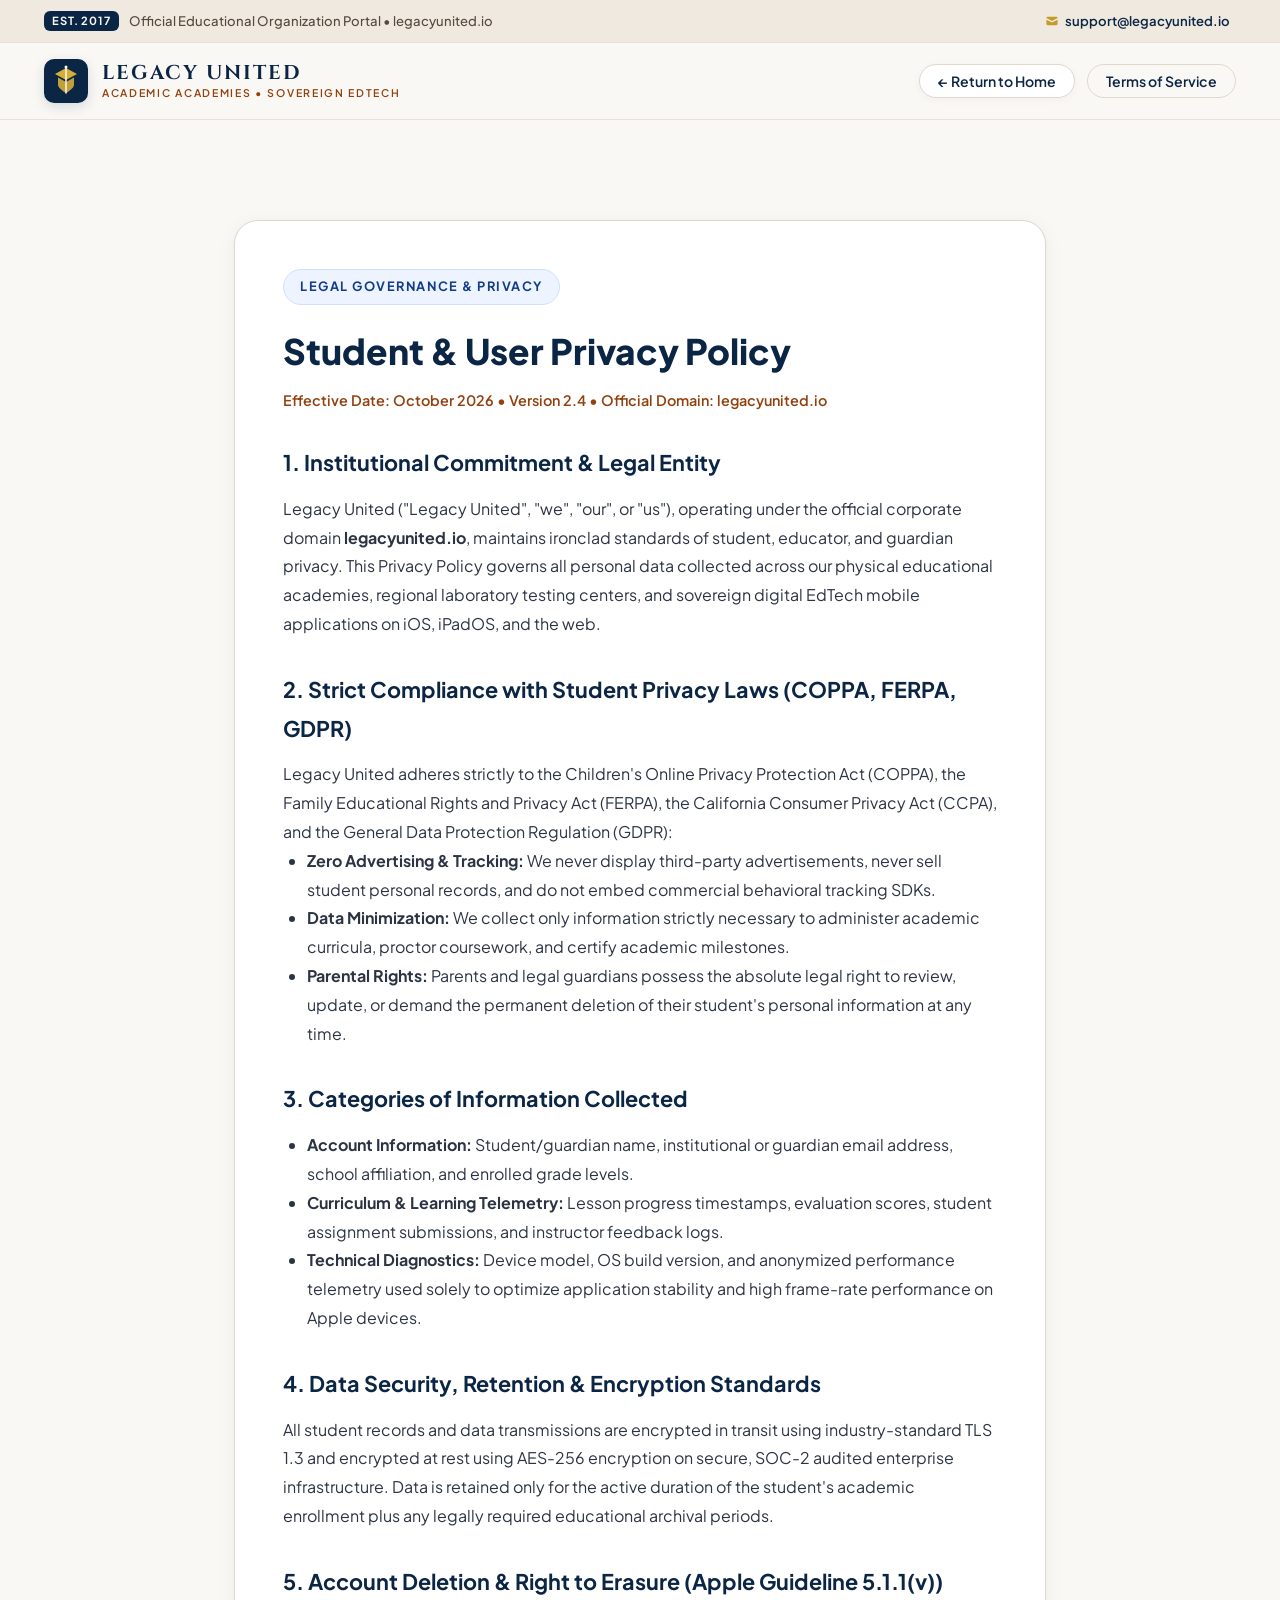
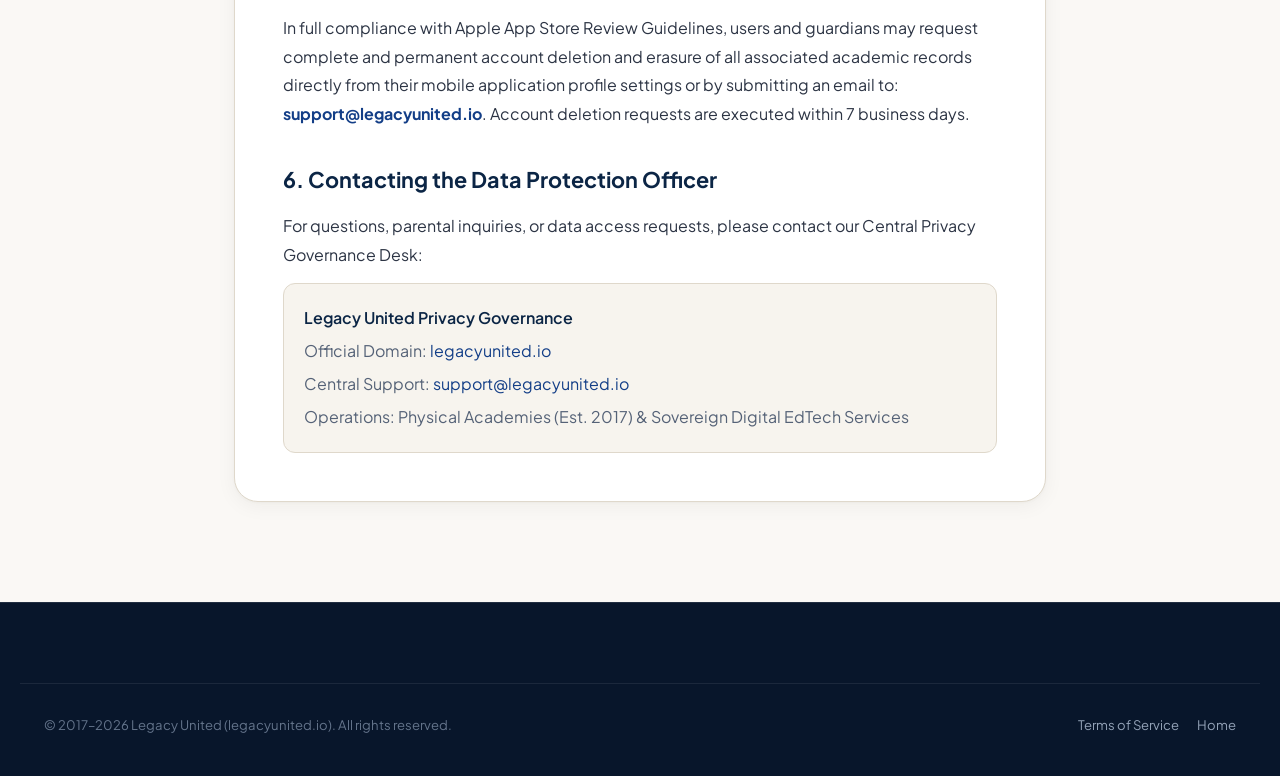
<file: privacy.html>
<!DOCTYPE html>
<html lang="en">
<head>
  <meta charset="UTF-8">
  <meta name="viewport" content="width=device-width, initial-scale=1.0">
  <title>Privacy Policy | Legacy United (legacyunited.io)</title>
  <meta name="description" content="Legacy United Student and User Privacy Policy. Full compliance with COPPA, FERPA, GDPR, and Apple App Store Review Guidelines.">
  <meta name="robots" content="index, follow">
  <link rel="canonical" href="https://legacyunited.io/privacy.html">

  <!-- Favicon -->
  <link rel="icon" type="image/svg+xml" href="favicon.svg">
  <link rel="apple-touch-icon" href="favicon.svg">

  <!-- Fonts & Style -->
  <link rel="preconnect" href="https://fonts.googleapis.com">
  <link rel="preconnect" href="https://fonts.gstatic.com" crossorigin>
  <link href="https://fonts.googleapis.com/css2?family=Plus+Jakarta+Sans:wght@300;400;500;600;700;800&family=Cinzel:wght@600;700;800&display=swap" rel="stylesheet">
  <link rel="stylesheet" href="style.css?v=2">
</head>
<body style="background-color: var(--bg-canvas);">

  <!-- Top Bar -->
  <div class="top-bar">
    <div class="container top-bar-inner">
      <div class="top-bar-left">
        <span class="heritage-badge">EST. 2017</span>
        <span class="top-bar-text">Official Educational Organization Portal &bull; legacyunited.io</span>
      </div>
      <div class="top-bar-right">
        <a href="mailto:support@legacyunited.io" class="top-support-link">
          <svg class="top-icon" viewBox="0 0 20 20" fill="currentColor">
            <path d="M2.003 5.884L10 9.882l7.997-3.998A2 2 0 0016 4H4a2 2 0 00-1.997 1.884z" />
            <path d="M18 8.118l-8 4-8-4V14a2 2 0 002 2h12a2 2 0 002-2V8.118z" />
          </svg>
          support@legacyunited.io
        </a>
      </div>
    </div>
  </div>

  <!-- Header -->
  <header class="site-header" style="position: relative;">
    <div class="container header-container">
      <a href="index.html" class="brand-logo">
        <div class="brand-crest">
          <svg viewBox="0 0 44 44" fill="none">
            <rect width="44" height="44" rx="10" fill="#0B2545" />
            <path d="M22 9L11 15L22 21L33 15L22 9Z" fill="#D4AF37" />
            <path d="M14 18.5V26C14 29.5 22 34 22 34C22 34 30 29.5 30 26V18.5L22 23L14 18.5Z" fill="#D4AF37" fill-opacity="0.9" />
            <line x1="22" y1="9" x2="22" y2="34" stroke="#FAF8F5" stroke-width="1.5" stroke-linecap="round" />
            <circle cx="22" cy="8" r="1.5" fill="#FAF8F5" />
          </svg>
        </div>
        <div class="brand-text">
          <span class="brand-title">LEGACY UNITED</span>
          <span class="brand-tagline">Academic Academies &bull; Sovereign EdTech</span>
        </div>
      </a>
      <div class="header-actions">
        <a href="index.html" class="btn btn-secondary btn-sm">&larr; Return to Home</a>
        <a href="terms.html" class="btn btn-outline btn-sm">Terms of Service</a>
      </div>
    </div>
  </header>

  <!-- Legal Content -->
  <main class="section-padding">
    <div class="container" style="max-width: 860px;">
      <div style="background-color: #FFFFFF; border: 1px solid var(--border-card); border-radius: var(--radius-xl); padding: 48px; box-shadow: var(--shadow-card);">
        <span class="section-badge">Legal Governance & Privacy</span>
        <h1 style="font-size: 2.2rem; font-weight: 800; color: var(--navy-deep); margin-bottom: 8px;">Student & User Privacy Policy</h1>
        <p style="color: var(--gold-deep); font-weight: 600; font-size: 0.9rem; margin-bottom: 28px;">Effective Date: October 2026 &bull; Version 2.4 &bull; Official Domain: legacyunited.io</p>

        <div style="line-height: 1.8; color: var(--text-body); font-size: 1rem;">
          <h2 style="font-size: 1.35rem; color: var(--navy-deep); margin-top: 32px; margin-bottom: 12px;">1. Institutional Commitment & Legal Entity</h2>
          <p>Legacy United ("Legacy United", "we", "our", or "us"), operating under the official corporate domain <strong>legacyunited.io</strong>, maintains ironclad standards of student, educator, and guardian privacy. This Privacy Policy governs all personal data collected across our physical educational academies, regional laboratory testing centers, and sovereign digital EdTech mobile applications on iOS, iPadOS, and the web.</p>

          <h2 style="font-size: 1.35rem; color: var(--navy-deep); margin-top: 32px; margin-bottom: 12px;">2. Strict Compliance with Student Privacy Laws (COPPA, FERPA, GDPR)</h2>
          <p>Legacy United adheres strictly to the Children's Online Privacy Protection Act (COPPA), the Family Educational Rights and Privacy Act (FERPA), the California Consumer Privacy Act (CCPA), and the General Data Protection Regulation (GDPR):</p>
          <ul style="padding-left: 24px; margin-bottom: 16px;">
            <li><strong>Zero Advertising & Tracking:</strong> We never display third-party advertisements, never sell student personal records, and do not embed commercial behavioral tracking SDKs.</li>
            <li><strong>Data Minimization:</strong> We collect only information strictly necessary to administer academic curricula, proctor coursework, and certify academic milestones.</li>
            <li><strong>Parental Rights:</strong> Parents and legal guardians possess the absolute legal right to review, update, or demand the permanent deletion of their student's personal information at any time.</li>
          </ul>

          <h2 style="font-size: 1.35rem; color: var(--navy-deep); margin-top: 32px; margin-bottom: 12px;">3. Categories of Information Collected</h2>
          <ul style="padding-left: 24px; margin-bottom: 16px;">
            <li><strong>Account Information:</strong> Student/guardian name, institutional or guardian email address, school affiliation, and enrolled grade levels.</li>
            <li><strong>Curriculum & Learning Telemetry:</strong> Lesson progress timestamps, evaluation scores, student assignment submissions, and instructor feedback logs.</li>
            <li><strong>Technical Diagnostics:</strong> Device model, OS build version, and anonymized performance telemetry used solely to optimize application stability and high frame-rate performance on Apple devices.</li>
          </ul>

          <h2 style="font-size: 1.35rem; color: var(--navy-deep); margin-top: 32px; margin-bottom: 12px;">4. Data Security, Retention & Encryption Standards</h2>
          <p>All student records and data transmissions are encrypted in transit using industry-standard TLS 1.3 and encrypted at rest using AES-256 encryption on secure, SOC-2 audited enterprise infrastructure. Data is retained only for the active duration of the student's academic enrollment plus any legally required educational archival periods.</p>

          <h2 style="font-size: 1.35rem; color: var(--navy-deep); margin-top: 32px; margin-bottom: 12px;">5. Account Deletion & Right to Erasure (Apple Guideline 5.1.1(v))</h2>
          <p>In full compliance with Apple App Store Review Guidelines, users and guardians may request complete and permanent account deletion and erasure of all associated academic records directly from their mobile application profile settings or by submitting an email to: <a href="mailto:support@legacyunited.io" style="color: var(--navy-mid); font-weight: 700;">support@legacyunited.io</a>. Account deletion requests are executed within 7 business days.</p>

          <h2 style="font-size: 1.35rem; color: var(--navy-deep); margin-top: 32px; margin-bottom: 12px;">6. Contacting the Data Protection Officer</h2>
          <p>For questions, parental inquiries, or data access requests, please contact our Central Privacy Governance Desk:</p>
          <div style="background-color: var(--bg-surface-soft); border: 1px solid var(--border-card); border-radius: var(--radius-md); padding: 20px; margin-top: 14px;">
            <p style="margin: 0; font-weight: 600; color: var(--navy-deep);">Legacy United Privacy Governance</p>
            <p style="margin: 4px 0 0; color: var(--text-muted);">Official Domain: <a href="https://legacyunited.io">legacyunited.io</a></p>
            <p style="margin: 4px 0 0; color: var(--text-muted);">Central Support: <a href="mailto:support@legacyunited.io">support@legacyunited.io</a></p>
            <p style="margin: 4px 0 0; color: var(--text-muted);">Operations: Physical Academies (Est. 2017) & Sovereign Digital EdTech Services</p>
          </div>
        </div>
      </div>
    </div>
  </main>

  <!-- Site Footer -->
  <footer class="site-footer">
    <div class="container footer-bottom">
      <div class="footer-bottom-inner">
        <p>&copy; 2017&ndash;2026 Legacy United (legacyunited.io). All rights reserved.</p>
        <p><a href="terms.html" style="color: #94A3B8; margin-right: 16px;">Terms of Service</a> <a href="index.html" style="color: #94A3B8;">Home</a></p>
      </div>
    </div>
  </footer>

</body>
</html>
</file>
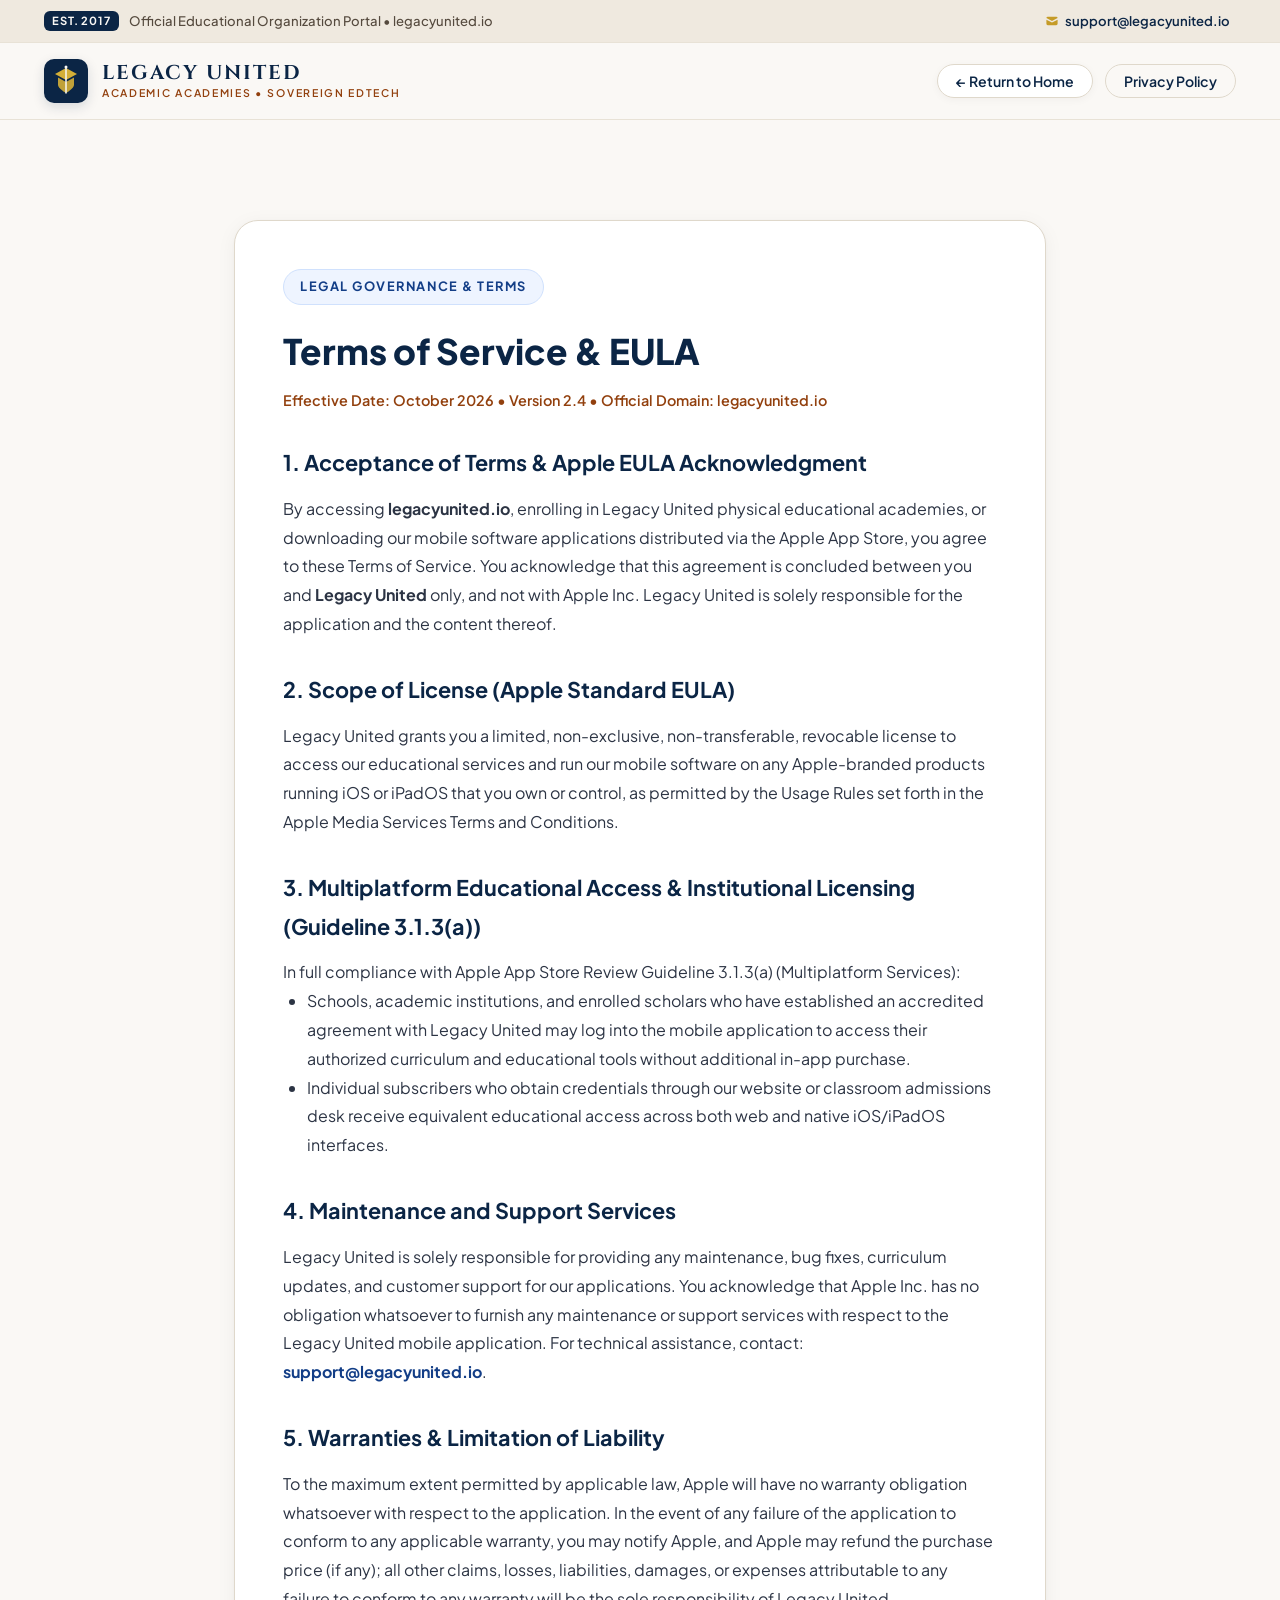
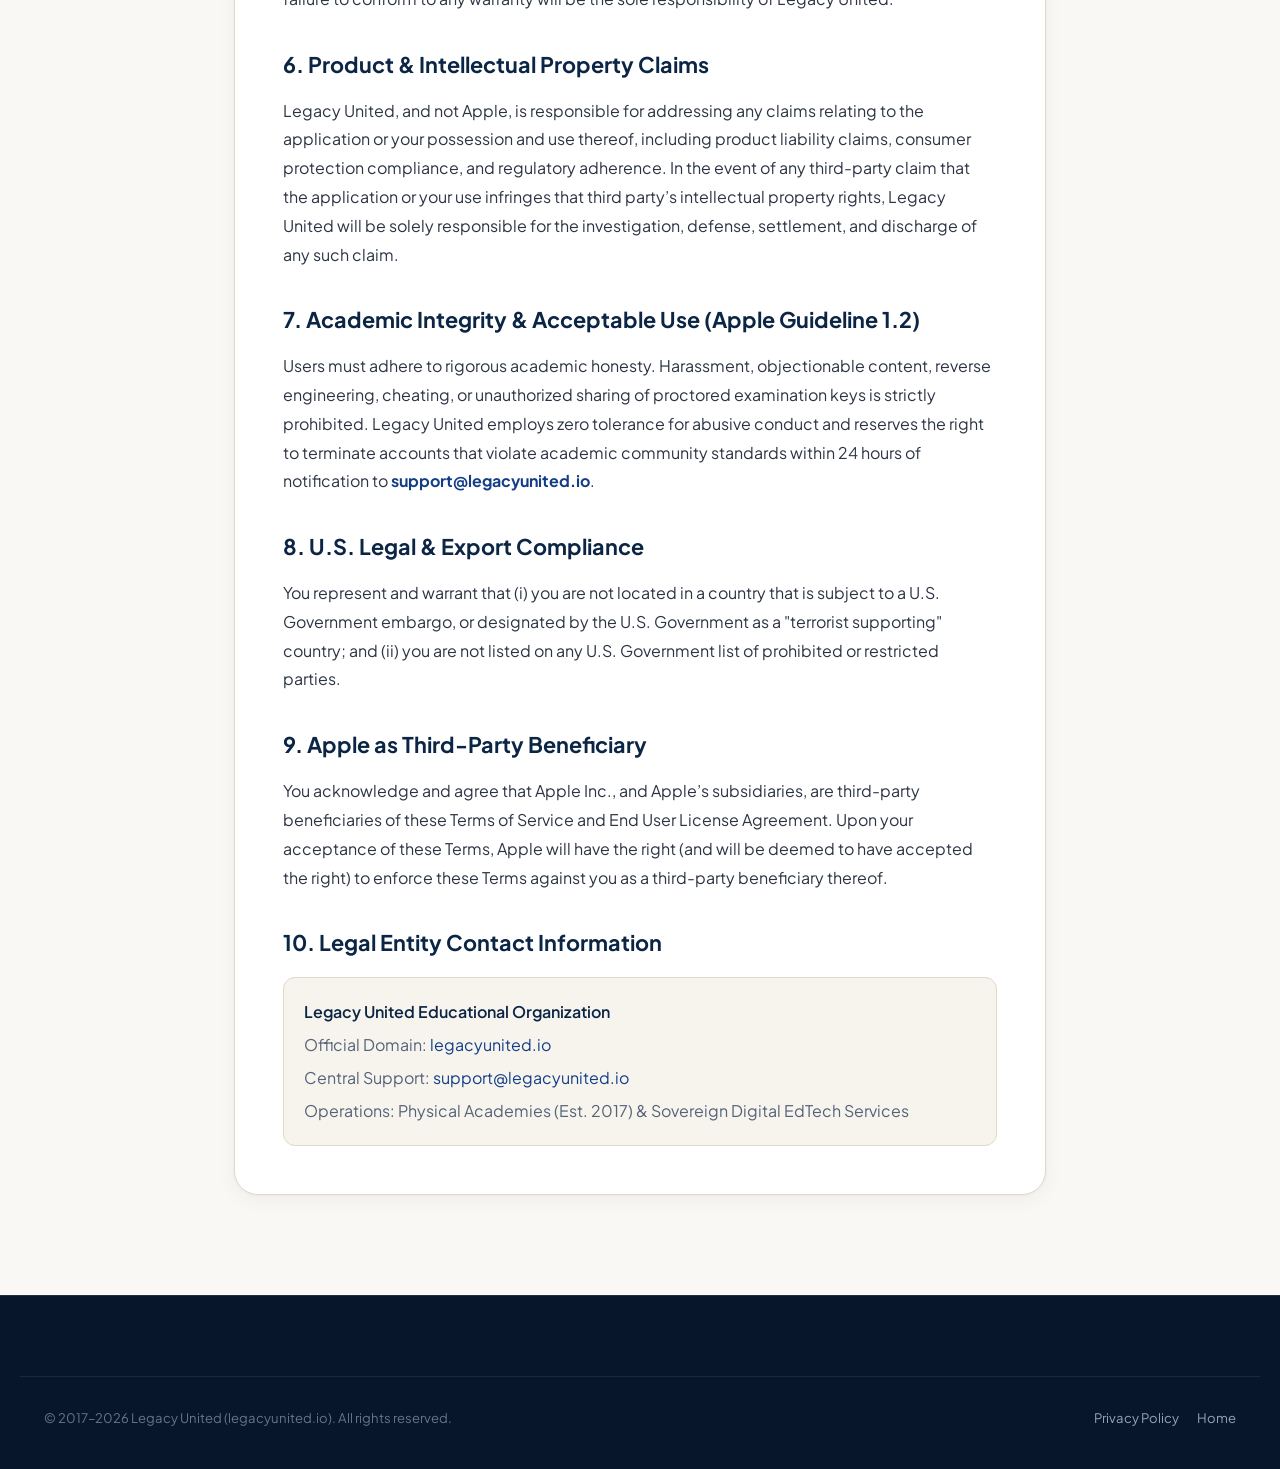
<file: terms.html>
<!DOCTYPE html>
<html lang="en">
<head>
  <meta charset="UTF-8">
  <meta name="viewport" content="width=device-width, initial-scale=1.0">
  <title>Terms of Service & EULA | Legacy United (legacyunited.io)</title>
  <meta name="description" content="Legacy United Terms of Service and End User License Agreement. Fully compliant with Apple App Store Review Guidelines.">
  <meta name="robots" content="index, follow">
  <link rel="canonical" href="https://legacyunited.io/terms.html">

  <!-- Favicon -->
  <link rel="icon" type="image/svg+xml" href="favicon.svg">
  <link rel="apple-touch-icon" href="favicon.svg">

  <!-- Fonts & Style -->
  <link rel="preconnect" href="https://fonts.googleapis.com">
  <link rel="preconnect" href="https://fonts.gstatic.com" crossorigin>
  <link href="https://fonts.googleapis.com/css2?family=Plus+Jakarta+Sans:wght@300;400;500;600;700;800&family=Cinzel:wght@600;700;800&display=swap" rel="stylesheet">
  <link rel="stylesheet" href="style.css?v=2">
</head>
<body style="background-color: var(--bg-canvas);">

  <!-- Top Bar -->
  <div class="top-bar">
    <div class="container top-bar-inner">
      <div class="top-bar-left">
        <span class="heritage-badge">EST. 2017</span>
        <span class="top-bar-text">Official Educational Organization Portal &bull; legacyunited.io</span>
      </div>
      <div class="top-bar-right">
        <a href="mailto:support@legacyunited.io" class="top-support-link">
          <svg class="top-icon" viewBox="0 0 20 20" fill="currentColor">
            <path d="M2.003 5.884L10 9.882l7.997-3.998A2 2 0 0016 4H4a2 2 0 00-1.997 1.884z" />
            <path d="M18 8.118l-8 4-8-4V14a2 2 0 002 2h12a2 2 0 002-2V8.118z" />
          </svg>
          support@legacyunited.io
        </a>
      </div>
    </div>
  </div>

  <!-- Header -->
  <header class="site-header" style="position: relative;">
    <div class="container header-container">
      <a href="index.html" class="brand-logo">
        <div class="brand-crest">
          <svg viewBox="0 0 44 44" fill="none">
            <rect width="44" height="44" rx="10" fill="#0B2545" />
            <path d="M22 9L11 15L22 21L33 15L22 9Z" fill="#D4AF37" />
            <path d="M14 18.5V26C14 29.5 22 34 22 34C22 34 30 29.5 30 26V18.5L22 23L14 18.5Z" fill="#D4AF37" fill-opacity="0.9" />
            <line x1="22" y1="9" x2="22" y2="34" stroke="#FAF8F5" stroke-width="1.5" stroke-linecap="round" />
            <circle cx="22" cy="8" r="1.5" fill="#FAF8F5" />
          </svg>
        </div>
        <div class="brand-text">
          <span class="brand-title">LEGACY UNITED</span>
          <span class="brand-tagline">Academic Academies &bull; Sovereign EdTech</span>
        </div>
      </a>
      <div class="header-actions">
        <a href="index.html" class="btn btn-secondary btn-sm">&larr; Return to Home</a>
        <a href="privacy.html" class="btn btn-outline btn-sm">Privacy Policy</a>
      </div>
    </div>
  </header>

  <!-- Legal Content -->
  <main class="section-padding">
    <div class="container" style="max-width: 860px;">
      <div style="background-color: #FFFFFF; border: 1px solid var(--border-card); border-radius: var(--radius-xl); padding: 48px; box-shadow: var(--shadow-card);">
        <span class="section-badge">Legal Governance & Terms</span>
        <h1 style="font-size: 2.2rem; font-weight: 800; color: var(--navy-deep); margin-bottom: 8px;">Terms of Service & EULA</h1>
        <p style="color: var(--gold-deep); font-weight: 600; font-size: 0.9rem; margin-bottom: 28px;">Effective Date: October 2026 &bull; Version 2.4 &bull; Official Domain: legacyunited.io</p>

        <div style="line-height: 1.8; color: var(--text-body); font-size: 1rem;">
          <h2 style="font-size: 1.35rem; color: var(--navy-deep); margin-top: 32px; margin-bottom: 12px;">1. Acceptance of Terms & Apple EULA Acknowledgment</h2>
          <p>By accessing <strong>legacyunited.io</strong>, enrolling in Legacy United physical educational academies, or downloading our mobile software applications distributed via the Apple App Store, you agree to these Terms of Service. You acknowledge that this agreement is concluded between you and <strong>Legacy United</strong> only, and not with Apple Inc. Legacy United is solely responsible for the application and the content thereof.</p>

          <h2 style="font-size: 1.35rem; color: var(--navy-deep); margin-top: 32px; margin-bottom: 12px;">2. Scope of License (Apple Standard EULA)</h2>
          <p>Legacy United grants you a limited, non-exclusive, non-transferable, revocable license to access our educational services and run our mobile software on any Apple-branded products running iOS or iPadOS that you own or control, as permitted by the Usage Rules set forth in the Apple Media Services Terms and Conditions.</p>

          <h2 style="font-size: 1.35rem; color: var(--navy-deep); margin-top: 32px; margin-bottom: 12px;">3. Multiplatform Educational Access & Institutional Licensing (Guideline 3.1.3(a))</h2>
          <p>In full compliance with Apple App Store Review Guideline 3.1.3(a) (Multiplatform Services):</p>
          <ul style="padding-left: 24px; margin-bottom: 16px;">
            <li>Schools, academic institutions, and enrolled scholars who have established an accredited agreement with Legacy United may log into the mobile application to access their authorized curriculum and educational tools without additional in-app purchase.</li>
            <li>Individual subscribers who obtain credentials through our website or classroom admissions desk receive equivalent educational access across both web and native iOS/iPadOS interfaces.</li>
          </ul>

          <h2 style="font-size: 1.35rem; color: var(--navy-deep); margin-top: 32px; margin-bottom: 12px;">4. Maintenance and Support Services</h2>
          <p>Legacy United is solely responsible for providing any maintenance, bug fixes, curriculum updates, and customer support for our applications. You acknowledge that Apple Inc. has no obligation whatsoever to furnish any maintenance or support services with respect to the Legacy United mobile application. For technical assistance, contact: <a href="mailto:support@legacyunited.io" style="color: var(--navy-mid); font-weight: 700;">support@legacyunited.io</a>.</p>

          <h2 style="font-size: 1.35rem; color: var(--navy-deep); margin-top: 32px; margin-bottom: 12px;">5. Warranties & Limitation of Liability</h2>
          <p>To the maximum extent permitted by applicable law, Apple will have no warranty obligation whatsoever with respect to the application. In the event of any failure of the application to conform to any applicable warranty, you may notify Apple, and Apple may refund the purchase price (if any); all other claims, losses, liabilities, damages, or expenses attributable to any failure to conform to any warranty will be the sole responsibility of Legacy United.</p>

          <h2 style="font-size: 1.35rem; color: var(--navy-deep); margin-top: 32px; margin-bottom: 12px;">6. Product & Intellectual Property Claims</h2>
          <p>Legacy United, and not Apple, is responsible for addressing any claims relating to the application or your possession and use thereof, including product liability claims, consumer protection compliance, and regulatory adherence. In the event of any third-party claim that the application or your use infringes that third party’s intellectual property rights, Legacy United will be solely responsible for the investigation, defense, settlement, and discharge of any such claim.</p>

          <h2 style="font-size: 1.35rem; color: var(--navy-deep); margin-top: 32px; margin-bottom: 12px;">7. Academic Integrity & Acceptable Use (Apple Guideline 1.2)</h2>
          <p>Users must adhere to rigorous academic honesty. Harassment, objectionable content, reverse engineering, cheating, or unauthorized sharing of proctored examination keys is strictly prohibited. Legacy United employs zero tolerance for abusive conduct and reserves the right to terminate accounts that violate academic community standards within 24 hours of notification to <a href="mailto:support@legacyunited.io" style="color: var(--navy-mid); font-weight: 700;">support@legacyunited.io</a>.</p>

          <h2 style="font-size: 1.35rem; color: var(--navy-deep); margin-top: 32px; margin-bottom: 12px;">8. U.S. Legal & Export Compliance</h2>
          <p>You represent and warrant that (i) you are not located in a country that is subject to a U.S. Government embargo, or designated by the U.S. Government as a "terrorist supporting" country; and (ii) you are not listed on any U.S. Government list of prohibited or restricted parties.</p>

          <h2 style="font-size: 1.35rem; color: var(--navy-deep); margin-top: 32px; margin-bottom: 12px;">9. Apple as Third-Party Beneficiary</h2>
          <p>You acknowledge and agree that Apple Inc., and Apple’s subsidiaries, are third-party beneficiaries of these Terms of Service and End User License Agreement. Upon your acceptance of these Terms, Apple will have the right (and will be deemed to have accepted the right) to enforce these Terms against you as a third-party beneficiary thereof.</p>

          <h2 style="font-size: 1.35rem; color: var(--navy-deep); margin-top: 32px; margin-bottom: 12px;">10. Legal Entity Contact Information</h2>
          <div style="background-color: var(--bg-surface-soft); border: 1px solid var(--border-card); border-radius: var(--radius-md); padding: 20px; margin-top: 14px;">
            <p style="margin: 0; font-weight: 600; color: var(--navy-deep);">Legacy United Educational Organization</p>
            <p style="margin: 4px 0 0; color: var(--text-muted);">Official Domain: <a href="https://legacyunited.io">legacyunited.io</a></p>
            <p style="margin: 4px 0 0; color: var(--text-muted);">Central Support: <a href="mailto:support@legacyunited.io">support@legacyunited.io</a></p>
            <p style="margin: 4px 0 0; color: var(--text-muted);">Operations: Physical Academies (Est. 2017) & Sovereign Digital EdTech Services</p>
          </div>
        </div>
      </div>
    </div>
  </main>

  <!-- Site Footer -->
  <footer class="site-footer">
    <div class="container footer-bottom">
      <div class="footer-bottom-inner">
        <p>&copy; 2017&ndash;2026 Legacy United (legacyunited.io). All rights reserved.</p>
        <p><a href="privacy.html" style="color: #94A3B8; margin-right: 16px;">Privacy Policy</a> <a href="index.html" style="color: #94A3B8;">Home</a></p>
      </div>
    </div>
  </footer>

</body>
</html>
</file>
<file: style.css>
/* ==========================================================================
   LEGACY UNITED — OFFICIAL WARM INSTITUTIONAL DESIGN SYSTEM
   Domain: legacyunited.io | Central Support: support@legacyunited.io
   Theme: Warm White / Ivory Editorial (Eye-Friendly in the Dark)
   Aesthetic: Prestigious Ivy League Pedigree & Sovereign EdTech Scale
   ========================================================================== */

/* --- Custom Properties & Warm Design Tokens --- */
:root {
  --font-sans: 'Plus Jakarta Sans', -apple-system, BlinkMacSystemFont, 'Segoe UI', Roboto, Helvetica, Arial, sans-serif;
  --font-serif: 'Cinzel', Georgia, 'Times New Roman', serif;

  /* Warm White & Ivory Canvas (Non-glaring, eye-friendly in any lighting) */
  --bg-canvas: #FAF8F5;          /* Warm linen / alabaster base */
  --bg-surface: #F3EFE8;         /* Soft warm stone / secondary section */
  --bg-surface-soft: #F7F4EE;    /* Gentle alternating tint */
  --bg-card: #FFFFFF;            /* Elevated pure white card surfaces */
  --bg-card-warm: #FFFDF9;       /* Warm tinted cards */
  --bg-glass: rgba(250, 248, 245, 0.92);

  /* Prestigious Academic Authority (Navy & Deep Blue) */
  --navy-deep: #0B2545;          /* Oxford / Harvard imperial navy */
  --navy-mid: #133E87;           /* Authoritative institutional blue */
  --navy-light: #1D4ED8;         /* Vibrant digital tech blue */
  --navy-subtle: #EEF4FF;        /* Soft navy tint for pills */

  /* Sovereign Heritage Gold & Bronze */
  --gold-primary: #C59B27;       /* Classical noble gold */
  --gold-deep: #92400E;          /* Rich academic bronze */
  --gold-accent: #B45309;        /* Warm amber */
  --gold-tint: #FEF3C7;          /* Soft warm gold background */
  --gold-border: #FDE68A;        /* Delicate gold border */
  --gold-glow: rgba(197, 155, 39, 0.18);

  /* Deep Ink & Charcoal Typography (High contrast, zero harsh pure black) */
  --text-ink: #141824;           /* Deep midnight ink */
  --text-body: #2C3444;          /* Warm readable slate */
  --text-muted: #556277;         /* Secondary muted text */
  --text-dim: #7B879C;           /* Subtle metadata / footnotes */

  /* Hairline Borders & Dividers */
  --border-subtle: #E8E2D6;      /* Warm hairline separator */
  --border-card: #DFD8CB;        /* Defined warm card border */
  --border-focus: #133E87;       /* Input & focus border */
  --border-gold: rgba(197, 155, 39, 0.45);

  /* Status Colors */
  --success-color: #059669;
  --success-bg: #ECFDF5;
  --success-border: #A7F3D0;
  --danger-color: #DC2626;

  /* Corner Radii */
  --radius-sm: 6px;
  --radius-md: 12px;
  --radius-lg: 18px;
  --radius-xl: 24px;
  --radius-full: 9999px;

  /* Soft Ambient Shadows (Warm diffuse, no harsh black drop-shadows) */
  --shadow-sm: 0 2px 8px rgba(45, 35, 25, 0.04);
  --shadow-card: 0 4px 20px rgba(45, 35, 25, 0.05), 0 1px 3px rgba(45, 35, 25, 0.03);
  --shadow-card-hover: 0 12px 32px rgba(45, 35, 25, 0.09), 0 2px 6px rgba(45, 35, 25, 0.04);
  --shadow-header: 0 4px 24px rgba(35, 25, 15, 0.04);
  --shadow-modal: 0 24px 60px rgba(15, 25, 45, 0.18);

  /* Transitions */
  --transition-fast: 0.18s ease;
  --transition-normal: 0.28s cubic-bezier(0.16, 1, 0.3, 1);
}

/* --- Global Reset & Box Sizing --- */
*, *::before, *::after {
  box-sizing: border-box;
  margin: 0;
  padding: 0;
}

html {
  scroll-behavior: smooth;
  scroll-padding-top: 100px;
  font-size: 16px;
  -webkit-text-size-adjust: 100%;
}

body {
  font-family: var(--font-sans);
  background-color: var(--bg-canvas);
  color: var(--text-body);
  line-height: 1.68;
  overflow-x: hidden;
  -webkit-font-smoothing: antialiased;
  -moz-osx-font-smoothing: grayscale;
}

/* --- Container & Layout Helpers --- */
.container {
  width: 100%;
  max-width: 1240px;
  margin-left: auto;
  margin-right: auto;
  padding-left: 24px;
  padding-right: 24px;
}

.section-padding {
  padding-top: 100px;
  padding-bottom: 100px;
  position: relative;
}

.bg-surface {
  background-color: var(--bg-surface);
  border-top: 1px solid var(--border-subtle);
  border-bottom: 1px solid var(--border-subtle);
}

.text-center {
  text-align: center;
}

/* Elegant Text Gradient for Warm Theme */
.text-gradient {
  background: linear-gradient(135deg, var(--navy-deep) 15%, var(--navy-mid) 60%, var(--gold-accent) 100%);
  -webkit-background-clip: text;
  -webkit-text-fill-color: transparent;
  display: inline-block;
}

a {
  color: var(--navy-mid);
  text-decoration: none;
  transition: color var(--transition-fast);
}

a:hover {
  color: var(--navy-light);
}

/* ==========================================================================
   TOP INSTITUTIONAL BAR & REDESIGNED NAVIGATION
   ========================================================================== */

/* Top Utility Strip */
.top-bar {
  background-color: #EFE9DF;
  border-bottom: 1px solid var(--border-subtle);
  padding: 8px 0;
  font-size: 0.82rem;
  color: #554A3E;
}

.top-bar-inner {
  display: flex;
  align-items: center;
  justify-content: space-between;
  flex-wrap: wrap;
  gap: 12px;
}

.top-bar-left {
  display: flex;
  align-items: center;
  gap: 10px;
}

.heritage-badge {
  background-color: var(--navy-deep);
  color: #FAF8F5;
  font-size: 0.7rem;
  font-weight: 700;
  letter-spacing: 0.08em;
  padding: 2px 8px;
  border-radius: var(--radius-sm);
  line-height: 1.4;
}

.top-bar-text {
  font-weight: 500;
}

.top-bar-right {
  display: flex;
  align-items: center;
}

.top-support-link {
  display: inline-flex;
  align-items: center;
  gap: 6px;
  color: var(--navy-deep);
  font-weight: 600;
  font-size: 0.82rem;
  padding: 2px 6px;
  border-radius: var(--radius-sm);
  transition: all var(--transition-fast);
}

.top-support-link:hover {
  color: var(--navy-light);
  background-color: rgba(11, 37, 69, 0.06);
}

.top-icon {
  width: 14px;
  height: 14px;
  color: var(--gold-primary);
}

/* Main Site Header */
.site-header {
  position: sticky;
  top: 0;
  z-index: 1000;
  background-color: var(--bg-glass);
  backdrop-filter: blur(18px);
  -webkit-backdrop-filter: blur(18px);
  border-bottom: 1px solid var(--border-subtle);
  transition: all var(--transition-normal);
}

.site-header.is-scrolled {
  background-color: rgba(250, 248, 245, 0.98);
  box-shadow: var(--shadow-header);
  border-bottom-color: var(--border-card);
}

.header-container {
  display: flex;
  align-items: center;
  justify-content: space-between;
  height: 76px;
}

/* Brand Logo & Academic Crest */
.brand-logo {
  display: flex;
  align-items: center;
  gap: 14px;
  text-decoration: none;
}

.brand-crest {
  width: 44px;
  height: 44px;
  flex-shrink: 0;
  box-shadow: 0 4px 12px rgba(11, 37, 69, 0.15);
  border-radius: 10px;
  transition: transform var(--transition-fast);
}

.brand-logo:hover .brand-crest {
  transform: translateY(-1px) scale(1.03);
}

.brand-crest svg {
  width: 100%;
  height: 100%;
  display: block;
}

.brand-text {
  display: flex;
  flex-direction: column;
}

.brand-title {
  font-family: var(--font-serif);
  font-size: 1.25rem;
  font-weight: 700;
  letter-spacing: 0.1em;
  color: var(--navy-deep);
  line-height: 1.15;
}

.brand-tagline {
  font-size: 0.66rem;
  letter-spacing: 0.16em;
  text-transform: uppercase;
  color: var(--gold-deep);
  font-weight: 600;
}

/* Navigation Links */
.nav-links {
  display: flex;
  align-items: center;
  gap: 8px;
}

.nav-item {
  color: var(--text-body);
  font-size: 0.92rem;
  font-weight: 600;
  padding: 8px 14px;
  border-radius: var(--radius-full);
  position: relative;
  transition: all var(--transition-fast);
  white-space: nowrap;
}

.nav-item:hover {
  color: var(--navy-deep);
  background-color: rgba(11, 37, 69, 0.06);
}

.nav-item.active {
  color: var(--navy-deep);
  background-color: #EAE3D6;
}

/* Header Actions */
.header-actions {
  display: flex;
  align-items: center;
  gap: 12px;
}

/* Buttons System */
.btn {
  display: inline-flex;
  align-items: center;
  justify-content: center;
  gap: 8px;
  font-family: var(--font-sans);
  font-weight: 600;
  border-radius: var(--radius-md);
  padding: 12px 24px;
  font-size: 0.95rem;
  cursor: pointer;
  transition: all var(--transition-fast);
  border: 1px solid transparent;
  white-space: nowrap;
  line-height: 1;
}

.btn-sm {
  padding: 9px 18px;
  font-size: 0.88rem;
  border-radius: var(--radius-full);
}

.btn-lg {
  padding: 15px 32px;
  font-size: 1.05rem;
  border-radius: var(--radius-md);
}

.btn-full {
  width: 100%;
}

.btn-icon {
  width: 16px;
  height: 16px;
}

/* Primary Button: Noble Navy with Gold/White touch */
.btn-primary {
  background: linear-gradient(135deg, var(--navy-deep) 0%, #10315C 100%);
  color: #FFFFFF;
  border-color: rgba(11, 37, 69, 0.2);
  box-shadow: 0 4px 14px rgba(11, 37, 69, 0.2);
}

.btn-primary:hover {
  background: linear-gradient(135deg, #133E87 0%, var(--navy-deep) 100%);
  box-shadow: 0 6px 18px rgba(11, 37, 69, 0.28);
  transform: translateY(-1px);
  color: #FFFFFF;
}

/* Secondary Button: Warm Alabaster Card */
.btn-secondary {
  background-color: var(--bg-card);
  color: var(--navy-deep);
  border-color: var(--border-card);
  box-shadow: var(--shadow-sm);
}

.btn-secondary:hover {
  background-color: var(--bg-surface-soft);
  border-color: var(--navy-mid);
  color: var(--navy-deep);
  transform: translateY(-1px);
}

/* Outline Button */
.btn-outline {
  background-color: transparent;
  color: var(--navy-deep);
  border-color: var(--border-card);
}

.btn-outline:hover {
  background-color: rgba(11, 37, 69, 0.05);
  border-color: var(--navy-deep);
  color: var(--navy-deep);
}

/* Mobile Toggle Hamburger */
.mobile-toggle {
  display: none;
  background: transparent;
  border: 1px solid var(--border-card);
  border-radius: var(--radius-sm);
  padding: 8px;
  cursor: pointer;
  flex-direction: column;
  gap: 5px;
}

.mobile-toggle .bar {
  width: 22px;
  height: 2px;
  background-color: var(--navy-deep);
  transition: all var(--transition-fast);
  border-radius: 2px;
}

.mobile-toggle.is-active .bar:nth-child(1) {
  transform: translateY(7px) rotate(45deg);
}

.mobile-toggle.is-active .bar:nth-child(2) {
  opacity: 0;
}

.mobile-toggle.is-active .bar:nth-child(3) {
  transform: translateY(-7px) rotate(-45deg);
}

/* Mobile Dropdown Navigation */
.mobile-nav {
  display: none;
  background-color: var(--bg-canvas);
  border-bottom: 1px solid var(--border-card);
  padding: 20px 0 28px;
  position: absolute;
  top: 76px;
  left: 0;
  width: 100%;
  box-shadow: var(--shadow-modal);
}

.mobile-nav.is-open {
  display: block;
  animation: slideDown 0.22s ease-out forwards;
}

@keyframes slideDown {
  from { opacity: 0; transform: translateY(-8px); }
  to { opacity: 1; transform: translateY(0); }
}

.mobile-nav-inner {
  display: flex;
  flex-direction: column;
  gap: 12px;
}

.mobile-nav-item {
  color: var(--text-ink);
  font-size: 1.05rem;
  font-weight: 600;
  padding: 10px 0;
  border-bottom: 1px solid var(--border-subtle);
}

.mobile-nav-item:hover {
  color: var(--navy-mid);
  padding-left: 6px;
}

.mobile-nav-actions {
  display: flex;
  flex-direction: column;
  gap: 12px;
  margin-top: 14px;
}

/* ==========================================================================
   BADGES & SECTION HEADERS
   ========================================================================== */

.badge-pill {
  display: inline-flex;
  align-items: center;
  gap: 6px;
  padding: 4px 12px;
  border-radius: var(--radius-full);
  font-size: 0.76rem;
  font-weight: 700;
  text-transform: uppercase;
  letter-spacing: 0.06em;
  background-color: var(--gold-tint);
  color: var(--gold-deep);
  border: 1px solid var(--gold-border);
}

.badge-gold {
  background-color: #FEF3C7;
  color: #92400E;
  border-color: #FCD34D;
}

.section-badge {
  display: inline-block;
  padding: 6px 16px;
  border-radius: var(--radius-full);
  font-size: 0.8rem;
  font-weight: 700;
  text-transform: uppercase;
  letter-spacing: 0.12em;
  background-color: var(--navy-subtle);
  color: var(--navy-mid);
  border: 1px solid #D0E1FD;
  margin-bottom: 16px;
}

.section-header {
  max-width: 820px;
  margin: 0 auto 54px;
}

.section-title {
  font-size: 2.35rem;
  font-weight: 800;
  color: var(--navy-deep);
  letter-spacing: -0.025em;
  line-height: 1.25;
  margin-bottom: 16px;
}

.section-subtitle {
  font-size: 1.1rem;
  color: var(--text-muted);
  line-height: 1.7;
}

/* ==========================================================================
   HERO SECTION
   ========================================================================== */

.hero-section {
  position: relative;
  padding: 70px 0 90px;
  overflow: hidden;
}

.hero-bg-glow {
  position: absolute;
  top: -160px;
  left: 50%;
  transform: translateX(-50%);
  width: 900px;
  height: 520px;
  background: radial-gradient(ellipse at center, rgba(197, 155, 39, 0.09) 0%, rgba(19, 62, 135, 0.06) 45%, transparent 70%);
  pointer-events: none;
  filter: blur(50px);
  z-index: 0;
}

.hero-container {
  position: relative;
  z-index: 1;
}

.hero-content {
  max-width: 920px;
  margin: 0 auto 54px;
  text-align: center;
}

.hero-badge {
  display: inline-flex;
  align-items: center;
  gap: 10px;
  padding: 8px 18px;
  border-radius: var(--radius-full);
  background-color: #FFFFFF;
  border: 1px solid var(--border-card);
  font-size: 0.86rem;
  font-weight: 600;
  color: var(--navy-deep);
  margin-bottom: 24px;
  box-shadow: var(--shadow-sm);
}

.badge-dot {
  width: 8px;
  height: 8px;
  background-color: var(--gold-primary);
  border-radius: 50%;
  box-shadow: 0 0 8px rgba(197, 155, 39, 0.6);
  animation: pulseDot 2s infinite ease-in-out;
}

@keyframes pulseDot {
  0%, 100% { opacity: 1; transform: scale(1); }
  50% { opacity: 0.5; transform: scale(0.85); }
}

.hero-headline {
  font-size: 3.35rem;
  font-weight: 800;
  line-height: 1.18;
  letter-spacing: -0.03em;
  margin-bottom: 22px;
  color: var(--text-ink);
  text-wrap: balance;
}

.hero-description {
  font-size: 1.2rem;
  color: var(--text-muted);
  line-height: 1.75;
  margin: 0 auto 34px;
  max-width: 820px;
}

.hero-description strong {
  color: var(--navy-deep);
}

.hero-cta-group {
  display: flex;
  align-items: center;
  justify-content: center;
  gap: 16px;
  flex-wrap: wrap;
  margin-bottom: 28px;
}

.hero-support-pill {
  display: inline-flex;
  align-items: center;
  gap: 10px;
  padding: 8px 20px;
  background-color: #FFFFFF;
  border: 1px solid var(--border-card);
  border-radius: var(--radius-full);
  font-size: 0.88rem;
  box-shadow: var(--shadow-sm);
}

.support-label {
  color: var(--text-muted);
}

.support-email {
  color: var(--navy-mid);
  font-weight: 700;
  display: inline-flex;
  align-items: center;
  gap: 6px;
}

.support-email:hover {
  color: var(--navy-light);
  text-decoration: underline;
}

.icon-mail {
  width: 16px;
  height: 16px;
  color: var(--gold-primary);
}

/* Hero Metrics Deck */
.hero-metrics {
  display: grid;
  grid-template-columns: repeat(4, 1fr);
  gap: 20px;
  margin-top: 10px;
}

.metric-card {
  background-color: var(--bg-card);
  border: 1px solid var(--border-card);
  border-radius: var(--radius-lg);
  padding: 28px 22px;
  text-align: left;
  position: relative;
  overflow: hidden;
  box-shadow: var(--shadow-card);
  transition: all var(--transition-normal);
}

.metric-card::before {
  content: '';
  position: absolute;
  top: 0;
  left: 0;
  right: 0;
  height: 3px;
  background: linear-gradient(90deg, var(--navy-deep), var(--navy-mid));
  opacity: 0;
  transition: opacity var(--transition-fast);
}

.metric-card:hover {
  transform: translateY(-3px);
  box-shadow: var(--shadow-card-hover);
  border-color: var(--navy-mid);
}

.metric-card:hover::before {
  opacity: 1;
}

.highlight-metric {
  background: linear-gradient(180deg, #FFFDF7 0%, #FFFFFF 100%);
  border-color: var(--gold-primary);
}

.highlight-metric::before {
  background: linear-gradient(90deg, var(--gold-primary), var(--gold-accent));
  opacity: 1;
}

.metric-value {
  font-size: 2.6rem;
  font-weight: 800;
  color: var(--navy-deep);
  line-height: 1;
  letter-spacing: -0.03em;
  margin-bottom: 8px;
}

.highlight-metric .metric-value {
  color: var(--gold-deep);
}

.metric-title {
  font-size: 0.95rem;
  font-weight: 700;
  color: var(--text-ink);
  margin-bottom: 8px;
}

.metric-detail {
  font-size: 0.84rem;
  color: var(--text-muted);
  line-height: 1.5;
}

/* ==========================================================================
   ABOUT LEGACY UNITED
   ========================================================================== */

.about-grid {
  display: grid;
  grid-template-columns: repeat(2, 1fr);
  gap: 32px;
}

.about-card {
  background-color: var(--bg-card);
  border: 1px solid var(--border-card);
  border-radius: var(--radius-xl);
  padding: 44px 38px;
  position: relative;
  box-shadow: var(--shadow-card);
  transition: all var(--transition-normal);
}

.about-card:hover {
  transform: translateY(-4px);
  box-shadow: var(--shadow-card-hover);
  border-color: var(--navy-mid);
}

.about-card.gold-border {
  border-color: var(--gold-primary);
  background: linear-gradient(180deg, #FFFDF8 0%, #FFFFFF 100%);
}

.card-icon {
  width: 56px;
  height: 56px;
  border-radius: var(--radius-md);
  display: flex;
  align-items: center;
  justify-content: center;
  margin-bottom: 24px;
}

.card-icon svg {
  width: 28px;
  height: 28px;
}

.blue-icon {
  background-color: var(--navy-subtle);
  color: var(--navy-mid);
  border: 1px solid #D0E1FD;
}

.gold-icon {
  background-color: var(--gold-tint);
  color: var(--gold-deep);
  border: 1px solid var(--gold-border);
}

.about-card h3 {
  font-size: 1.5rem;
  font-weight: 800;
  color: var(--navy-deep);
  margin-bottom: 14px;
}

.about-card p {
  color: var(--text-muted);
  font-size: 1rem;
  line-height: 1.7;
  margin-bottom: 24px;
}

.feature-list {
  list-style: none;
  display: flex;
  flex-direction: column;
  gap: 12px;
}

.feature-list li {
  position: relative;
  padding-left: 26px;
  color: var(--text-body);
  font-size: 0.94rem;
  font-weight: 500;
}

.feature-list li::before {
  content: '✓';
  position: absolute;
  left: 0;
  top: 0;
  color: var(--navy-mid);
  font-weight: 800;
}

.gold-border .feature-list li::before {
  color: var(--gold-deep);
}

/* ==========================================================================
   DUAL-PILLAR INTERACTIVE TAB MODEL
   ========================================================================== */

.tab-controls {
  display: flex;
  justify-content: center;
  gap: 16px;
  margin-bottom: 40px;
  flex-wrap: wrap;
}

.tab-btn {
  display: inline-flex;
  align-items: center;
  gap: 12px;
  background-color: var(--bg-card);
  border: 1px solid var(--border-card);
  border-radius: var(--radius-full);
  padding: 14px 28px;
  font-family: var(--font-sans);
  font-size: 1rem;
  font-weight: 600;
  color: var(--text-muted);
  cursor: pointer;
  box-shadow: var(--shadow-sm);
  transition: all var(--transition-fast);
}

.tab-icon {
  width: 20px;
  height: 20px;
}

.tab-btn:hover {
  color: var(--navy-deep);
  border-color: var(--navy-mid);
  background-color: var(--bg-surface-soft);
}

.tab-btn.active {
  background: linear-gradient(135deg, var(--navy-deep) 0%, #15396C 100%);
  color: #FFFFFF;
  border-color: var(--navy-deep);
  box-shadow: 0 6px 20px rgba(11, 37, 69, 0.22);
}

#tabPhysicalBtn.active {
  background: linear-gradient(135deg, #854D0E 0%, #A16207 100%);
  border-color: #854D0E;
  box-shadow: 0 6px 20px rgba(133, 77, 14, 0.22);
}

.tab-panel {
  display: none;
  opacity: 0;
  transform: translateY(10px);
  transition: opacity 0.3s ease, transform 0.3s ease;
}

.tab-panel.active {
  display: block;
  opacity: 1;
  transform: translateY(0);
}

.panel-grid {
  display: grid;
  grid-template-columns: 1.15fr 0.85fr;
  gap: 40px;
  align-items: stretch;
}

.panel-info {
  background-color: var(--bg-card);
  border: 1px solid var(--border-card);
  border-radius: var(--radius-xl);
  padding: 44px;
  box-shadow: var(--shadow-card);
}

.panel-kicker {
  display: inline-block;
  font-size: 0.8rem;
  text-transform: uppercase;
  letter-spacing: 0.12em;
  font-weight: 700;
  color: var(--navy-mid);
  margin-bottom: 12px;
}

#panelPhysical .panel-kicker {
  color: var(--gold-deep);
}

.panel-info h3 {
  font-size: 2rem;
  font-weight: 800;
  color: var(--navy-deep);
  margin-bottom: 16px;
  line-height: 1.25;
}

.panel-info > p {
  color: var(--text-muted);
  font-size: 1.05rem;
  line-height: 1.7;
  margin-bottom: 32px;
}

.capability-box {
  display: flex;
  flex-direction: column;
  gap: 24px;
}

.capability-item {
  display: flex;
  gap: 18px;
  align-items: flex-start;
}

.cap-number {
  width: 40px;
  height: 40px;
  border-radius: 50%;
  background-color: var(--navy-subtle);
  color: var(--navy-mid);
  border: 1px solid #D0E1FD;
  font-weight: 800;
  font-size: 0.95rem;
  display: flex;
  align-items: center;
  justify-content: center;
  flex-shrink: 0;
}

#panelPhysical .cap-number {
  background-color: var(--gold-tint);
  color: var(--gold-deep);
  border-color: var(--gold-border);
}

.capability-item h4 {
  font-size: 1.08rem;
  font-weight: 700;
  color: var(--navy-deep);
  margin-bottom: 6px;
}

.capability-item p {
  font-size: 0.9rem;
  color: var(--text-muted);
  line-height: 1.5;
}

/* Showcase Cards */
.panel-showcase {
  display: flex;
  flex-direction: column;
}

.showcase-card {
  background-color: #FFFFFF;
  border: 1px solid var(--border-card);
  border-radius: var(--radius-xl);
  overflow: hidden;
  box-shadow: var(--shadow-card);
  height: 100%;
  display: flex;
  flex-direction: column;
}

.showcase-header {
  background-color: #F7F4EE;
  padding: 14px 20px;
  display: flex;
  align-items: center;
  gap: 8px;
  border-bottom: 1px solid var(--border-subtle);
}

.dot {
  width: 10px;
  height: 10px;
  border-radius: 50%;
}

.dot.red { background-color: #EF4444; }
.dot.yellow { background-color: #F59E0B; }
.dot.green { background-color: #10B981; }

.showcase-title {
  margin-left: 12px;
  font-size: 0.8rem;
  font-family: monospace;
  color: var(--text-dim);
  font-weight: 600;
}

.showcase-body {
  padding: 28px;
  display: flex;
  flex-direction: column;
  justify-content: space-between;
  flex-grow: 1;
  background-color: #FAF8F5;
}

.code-preview {
  font-family: 'SF Mono', Monaco, Menlo, Consolas, monospace;
  font-size: 0.85rem;
  line-height: 1.7;
  color: #F1F5F9;
  background-color: #141C2E; /* Elegant dark slate editor for legible syntax contrast */
  padding: 20px;
  border-radius: var(--radius-md);
  border: 1px solid rgba(0, 0, 0, 0.08);
}

.cm-comment { color: #8292A9; font-style: italic; }
.cm-keyword { color: #F43F5E; font-weight: 600; }
.cm-string { color: #38BDF8; }
.cm-number { color: #FBBF24; }

.app-highlights {
  display: flex;
  flex-direction: column;
  gap: 10px;
  margin-top: 24px;
}

.highlight-badge {
  padding: 10px 16px;
  background-color: #FFFFFF;
  border: 1px solid var(--border-card);
  border-radius: var(--radius-md);
  font-size: 0.86rem;
  font-weight: 600;
  color: var(--navy-mid);
  box-shadow: var(--shadow-sm);
}

/* Physical Panel Showcase Stat Grid */
.physical-stat-grid {
  display: grid;
  grid-template-columns: repeat(2, 1fr);
  gap: 16px;
  margin-bottom: 24px;
}

.p-stat {
  background-color: #FFFFFF;
  border: 1px solid var(--border-card);
  border-radius: var(--radius-md);
  padding: 20px 16px;
  text-align: center;
  box-shadow: var(--shadow-sm);
}

.p-val {
  display: block;
  font-size: 2.2rem;
  font-weight: 800;
  color: var(--gold-deep);
  line-height: 1;
  margin-bottom: 6px;
}

.p-lbl {
  font-size: 0.78rem;
  text-transform: uppercase;
  letter-spacing: 0.08em;
  color: var(--text-dim);
  font-weight: 700;
}

.physical-quote {
  font-style: italic;
  font-size: 1.05rem;
  line-height: 1.6;
  color: var(--text-body);
  border-left: 3px solid var(--gold-primary);
  padding-left: 18px;
  margin-top: auto;
}

/* ==========================================================================
   FEATURES GRID (EDTECH SUITE)
   ========================================================================== */

.features-grid {
  display: grid;
  grid-template-columns: repeat(3, 1fr);
  gap: 28px;
}

.feature-box {
  background-color: var(--bg-card);
  border: 1px solid var(--border-card);
  border-radius: var(--radius-lg);
  padding: 34px 28px;
  box-shadow: var(--shadow-card);
  transition: all var(--transition-normal);
}

.feature-box:hover {
  transform: translateY(-4px);
  border-color: var(--navy-mid);
  box-shadow: var(--shadow-card-hover);
}

.f-icon {
  width: 48px;
  height: 48px;
  border-radius: var(--radius-md);
  background-color: var(--navy-subtle);
  border: 1px solid #D0E1FD;
  color: var(--navy-mid);
  display: flex;
  align-items: center;
  justify-content: center;
  margin-bottom: 22px;
}

.f-icon svg {
  width: 24px;
  height: 24px;
}

.feature-box h4 {
  font-size: 1.25rem;
  font-weight: 800;
  color: var(--navy-deep);
  margin-bottom: 12px;
}

.feature-box p {
  color: var(--text-muted);
  font-size: 0.92rem;
  line-height: 1.65;
}

/* ==========================================================================
   CAMPUSES & FOOTPRINT
   ========================================================================== */

.campus-layout {
  display: grid;
  grid-template-columns: 1.15fr 0.85fr;
  gap: 48px;
  align-items: center;
}

.campus-text .lead-text {
  font-size: 1.18rem;
  font-weight: 600;
  color: var(--navy-deep);
  line-height: 1.7;
  margin-bottom: 16px;
}

.campus-text .body-text {
  font-size: 1rem;
  color: var(--text-muted);
  line-height: 1.75;
  margin-bottom: 28px;
}

.campus-perks {
  display: flex;
  flex-direction: column;
  gap: 14px;
}

.perk-item {
  display: flex;
  align-items: center;
  gap: 12px;
  font-size: 0.95rem;
  color: var(--text-body);
  font-weight: 500;
}

.perk-check {
  width: 24px;
  height: 24px;
  border-radius: 50%;
  background-color: var(--success-bg);
  color: var(--success-color);
  border: 1px solid var(--success-border);
  display: flex;
  align-items: center;
  justify-content: center;
  font-weight: 700;
  font-size: 0.85rem;
  flex-shrink: 0;
}

.campus-card {
  background: linear-gradient(145deg, #FFFDF8 0%, #FAF6EE 100%);
  border: 1px solid var(--gold-primary);
  border-radius: var(--radius-xl);
  padding: 40px 34px;
  box-shadow: var(--shadow-card-hover);
  position: relative;
}

.campus-badge {
  display: inline-block;
  font-size: 0.75rem;
  text-transform: uppercase;
  letter-spacing: 0.12em;
  font-weight: 700;
  color: var(--gold-deep);
  background-color: var(--gold-tint);
  border: 1px solid var(--gold-border);
  padding: 4px 12px;
  border-radius: var(--radius-full);
  margin-bottom: 16px;
}

.campus-card h3 {
  font-size: 1.45rem;
  font-weight: 800;
  color: var(--navy-deep);
  margin-bottom: 24px;
}

.campus-meta {
  display: flex;
  flex-direction: column;
  gap: 14px;
  margin-bottom: 28px;
}

.meta-row {
  display: flex;
  justify-content: space-between;
  align-items: center;
  padding-bottom: 10px;
  border-bottom: 1px solid var(--border-subtle);
  font-size: 0.9rem;
}

.meta-title {
  color: var(--text-dim);
}

.meta-value {
  color: var(--text-ink);
  font-weight: 600;
  text-align: right;
}

.meta-value a {
  color: var(--navy-mid);
}

.meta-value a:hover {
  text-decoration: underline;
}

/* ==========================================================================
   TIMELINE SECTION
   ========================================================================== */

.timeline {
  max-width: 820px;
  margin: 0 auto;
  position: relative;
  padding: 20px 0;
}

.timeline::before {
  content: '';
  position: absolute;
  top: 0;
  bottom: 0;
  left: 90px;
  width: 2px;
  background: linear-gradient(180deg, var(--border-card) 0%, var(--navy-mid) 70%, var(--gold-primary) 100%);
}

.timeline-item {
  display: flex;
  gap: 40px;
  position: relative;
  margin-bottom: 44px;
}

.timeline-item:last-child {
  margin-bottom: 0;
}

.timeline-year {
  width: 90px;
  font-size: 1.25rem;
  font-weight: 800;
  color: var(--text-dim);
  text-align: right;
  flex-shrink: 0;
  padding-top: 4px;
}

.timeline-content {
  background-color: var(--bg-card);
  border: 1px solid var(--border-card);
  border-radius: var(--radius-lg);
  padding: 24px 28px;
  flex-grow: 1;
  position: relative;
  box-shadow: var(--shadow-card);
  transition: all var(--transition-normal);
}

.timeline-content::before {
  content: '';
  position: absolute;
  left: -48px;
  top: 14px;
  width: 14px;
  height: 14px;
  border-radius: 50%;
  background-color: var(--bg-canvas);
  border: 3px solid var(--navy-mid);
}

.timeline-content h4 {
  font-size: 1.2rem;
  font-weight: 800;
  color: var(--navy-deep);
  margin-bottom: 10px;
}

.timeline-content p {
  font-size: 0.92rem;
  color: var(--text-muted);
  line-height: 1.6;
}

.timeline-item.highlight-item .timeline-year {
  color: var(--navy-mid);
}

.timeline-item.highlight-item .timeline-content {
  border-color: var(--navy-mid);
}

.timeline-item.current-item .timeline-year {
  color: var(--gold-deep);
}

.timeline-item.current-item .timeline-content {
  border-color: var(--gold-primary);
  background: linear-gradient(180deg, #FFFDF8 0%, #FFFFFF 100%);
}

.timeline-item.current-item .timeline-content::before {
  border-color: var(--gold-primary);
  background-color: #FEF3C7;
}

.timeline-content .badge-pill {
  margin-bottom: 10px;
}

/* ==========================================================================
   COMPLIANCE BANNER
   ========================================================================== */

.compliance-banner {
  background: linear-gradient(135deg, #F9F6F0 0%, #F3EFE7 100%);
  border: 1px solid var(--border-card);
  border-radius: var(--radius-xl);
  padding: 50px 44px;
  box-shadow: var(--shadow-card);
}

.compliance-header {
  display: flex;
  align-items: center;
  gap: 24px;
  margin-bottom: 36px;
  border-bottom: 1px solid var(--border-subtle);
  padding-bottom: 28px;
}

.shield-icon {
  width: 60px;
  height: 60px;
  border-radius: var(--radius-md);
  background-color: var(--success-bg);
  border: 1px solid var(--success-border);
  color: var(--success-color);
  display: flex;
  align-items: center;
  justify-content: center;
  flex-shrink: 0;
}

.shield-icon svg {
  width: 32px;
  height: 32px;
}

.compliance-header h3 {
  font-size: 1.55rem;
  font-weight: 800;
  color: var(--navy-deep);
  margin-bottom: 6px;
}

.compliance-header p {
  color: var(--text-muted);
  font-size: 1rem;
}

.compliance-grid {
  display: grid;
  grid-template-columns: repeat(3, 1fr);
  gap: 28px;
}

.compliance-card {
  background-color: #FFFFFF;
  border: 1px solid var(--border-card);
  border-radius: var(--radius-md);
  padding: 24px 20px;
  box-shadow: var(--shadow-sm);
}

.compliance-card h4 {
  font-size: 1.05rem;
  font-weight: 700;
  color: var(--navy-deep);
  margin-bottom: 10px;
}

.compliance-card p {
  font-size: 0.88rem;
  color: var(--text-muted);
  line-height: 1.6;
}

.compliance-card strong {
  color: var(--navy-mid);
}

/* ==========================================================================
   CONTACT & INQUIRIES SECTION
   ========================================================================== */

.contact-grid {
  display: grid;
  grid-template-columns: 0.9fr 1.1fr;
  gap: 44px;
  align-items: start;
}

.contact-info {
  display: flex;
  flex-direction: column;
  gap: 20px;
}

.info-card {
  display: flex;
  gap: 20px;
  background-color: var(--bg-card);
  border: 1px solid var(--border-card);
  border-radius: var(--radius-lg);
  padding: 26px;
  align-items: flex-start;
  box-shadow: var(--shadow-card);
}

.info-icon {
  width: 44px;
  height: 44px;
  border-radius: var(--radius-md);
  background-color: var(--navy-subtle);
  border: 1px solid #D0E1FD;
  color: var(--navy-mid);
  display: flex;
  align-items: center;
  justify-content: center;
  flex-shrink: 0;
}

.info-icon svg {
  width: 22px;
  height: 22px;
}

.info-card h4 {
  font-size: 1.12rem;
  font-weight: 700;
  color: var(--navy-deep);
  margin-bottom: 6px;
}

.info-card p {
  font-size: 0.9rem;
  color: var(--text-muted);
  margin-bottom: 4px;
}

.contact-link {
  font-size: 0.95rem;
  font-weight: 700;
  color: var(--navy-mid);
}

.contact-link:hover {
  text-decoration: underline;
  color: var(--navy-light);
}

.contact-meta {
  font-size: 0.8rem;
  color: var(--text-dim);
  display: block;
  margin-top: 4px;
}

/* Contact Form */
.contact-form-container {
  background-color: var(--bg-card);
  border: 1px solid var(--border-card);
  border-radius: var(--radius-xl);
  padding: 40px;
  box-shadow: var(--shadow-card-hover);
}

.form-title {
  margin-bottom: 28px;
}

.form-title h3 {
  font-size: 1.55rem;
  font-weight: 800;
  color: var(--navy-deep);
  margin-bottom: 6px;
}

.form-title p {
  color: var(--text-muted);
  font-size: 0.92rem;
}

.form-group {
  margin-bottom: 20px;
}

.form-group label {
  display: block;
  font-size: 0.88rem;
  font-weight: 600;
  color: var(--text-ink);
  margin-bottom: 8px;
}

.form-group input,
.form-group select,
.form-group textarea {
  width: 100%;
  background-color: #FAF8F5;
  border: 1px solid var(--border-card);
  border-radius: var(--radius-sm);
  padding: 13px 16px;
  font-family: var(--font-sans);
  font-size: 0.95rem;
  color: var(--text-ink);
  transition: all var(--transition-fast);
  outline: none;
}

.form-group input:focus,
.form-group select:focus,
.form-group textarea:focus {
  border-color: var(--navy-mid);
  box-shadow: 0 0 0 3px rgba(19, 62, 135, 0.15);
  background-color: #FFFFFF;
}

.form-group textarea {
  resize: vertical;
  min-height: 110px;
}

.form-group select {
  cursor: pointer;
}

.form-feedback {
  margin-top: 18px;
  padding: 14px 18px;
  border-radius: var(--radius-md);
  font-size: 0.9rem;
  line-height: 1.5;
  display: none;
}

.form-feedback.is-visible {
  display: block;
  animation: fadeIn 0.3s ease;
}

.form-feedback.success {
  background-color: var(--success-bg);
  border: 1px solid var(--success-border);
  color: var(--success-color);
}

.form-feedback.error {
  background-color: #FEF2F2;
  border: 1px solid #FECACA;
  color: var(--danger-color);
}

@keyframes fadeIn {
  from { opacity: 0; transform: translateY(-6px); }
  to { opacity: 1; transform: translateY(0); }
}

/* ==========================================================================
   SITE FOOTER (Executive Midnight Navy Bookend Anchor)
   ========================================================================== */

.site-footer {
  background-color: #08162B; /* Deep midnight navy creates authoritative contrast without harshness */
  color: #E2E8F0;
  border-top: 1px solid rgba(255, 255, 255, 0.1);
  padding-top: 80px;
  padding-bottom: 40px;
}

.footer-container {
  display: grid;
  grid-template-columns: 1.5fr 1fr 1fr 1fr;
  gap: 40px;
  margin-bottom: 60px;
}

.footer-logo {
  margin-bottom: 18px;
}

.footer-logo .brand-title {
  font-size: 1.15rem;
  color: #FFFFFF;
}

.small-icon {
  width: 32px;
  height: 32px;
}

.footer-desc {
  font-size: 0.88rem;
  color: #94A3B8;
  line-height: 1.65;
  margin-bottom: 18px;
  max-width: 360px;
}

.footer-contact-highlight {
  font-size: 0.9rem;
  color: #F8FAFC;
  font-weight: 500;
}

.footer-contact-highlight a {
  color: #F3CF65;
  font-weight: 600;
}

.footer-contact-highlight a:hover {
  text-decoration: underline;
}

.footer-links-col h4 {
  font-size: 0.95rem;
  font-weight: 700;
  color: #FFFFFF;
  text-transform: uppercase;
  letter-spacing: 0.08em;
  margin-bottom: 20px;
}

.footer-links-col ul {
  list-style: none;
  display: flex;
  flex-direction: column;
  gap: 10px;
}

.footer-links-col a,
.modal-trigger-btn {
  color: #94A3B8;
  font-size: 0.88rem;
  transition: color var(--transition-fast);
  background: none;
  border: none;
  padding: 0;
  text-align: left;
  font-family: inherit;
  cursor: pointer;
}

.footer-links-col a:hover,
.modal-trigger-btn:hover {
  color: #38BDF8;
}

.footer-bottom {
  border-top: 1px solid rgba(255, 255, 255, 0.08);
  padding-top: 30px;
}

.footer-bottom-inner {
  display: flex;
  justify-content: space-between;
  align-items: center;
  flex-wrap: wrap;
  gap: 16px;
  font-size: 0.82rem;
  color: #64748B;
}

.footer-legal-notice {
  font-style: italic;
}

/* ==========================================================================
   MODALS (PRIVACY POLICY & TERMS OF SERVICE)
   ========================================================================== */

.modal-backdrop {
  position: fixed;
  top: 0;
  left: 0;
  right: 0;
  bottom: 0;
  background-color: rgba(14, 23, 42, 0.65);
  backdrop-filter: blur(8px);
  -webkit-backdrop-filter: blur(8px);
  z-index: 2000;
  display: flex;
  align-items: center;
  justify-content: center;
  padding: 24px;
  opacity: 0;
  visibility: hidden;
  transition: opacity 0.25s ease, visibility 0.25s ease;
}

.modal-backdrop:not([hidden]) {
  opacity: 1;
  visibility: visible;
}

.modal-dialog {
  background-color: #FFFFFF;
  border: 1px solid var(--border-card);
  border-radius: var(--radius-xl);
  width: 100%;
  max-width: 760px;
  max-height: 88vh;
  display: flex;
  flex-direction: column;
  box-shadow: var(--shadow-modal);
  transform: translateY(20px) scale(0.97);
  transition: transform 0.28s cubic-bezier(0.16, 1, 0.3, 1);
  overflow: hidden;
}

.modal-backdrop:not([hidden]) .modal-dialog {
  transform: translateY(0) scale(1);
}

.modal-header {
  padding: 22px 28px;
  border-bottom: 1px solid var(--border-subtle);
  display: flex;
  justify-content: space-between;
  align-items: center;
  background-color: #F9F6F0;
}

.modal-header h3 {
  font-size: 1.25rem;
  font-weight: 700;
  color: var(--navy-deep);
}

.modal-close {
  background: none;
  border: none;
  font-size: 2rem;
  line-height: 1;
  color: var(--text-dim);
  cursor: pointer;
  padding: 0 4px;
  transition: color var(--transition-fast);
}

.modal-close:hover {
  color: var(--navy-deep);
}

.modal-body {
  padding: 28px;
  overflow-y: auto;
  font-size: 0.92rem;
  line-height: 1.7;
  color: var(--text-body);
}

.modal-body h4 {
  color: var(--navy-deep);
  font-size: 1.05rem;
  margin-top: 20px;
  margin-bottom: 8px;
}

.modal-body h4:first-of-type {
  margin-top: 10px;
}

.modal-body p {
  margin-bottom: 14px;
}

.modal-body ul {
  padding-left: 20px;
  margin-bottom: 16px;
}

.modal-body li {
  margin-bottom: 8px;
}

.modal-body strong {
  color: var(--navy-deep);
}

.modal-date {
  font-size: 0.8rem;
  font-style: italic;
  color: var(--gold-deep);
  margin-bottom: 18px;
}

.modal-footer {
  padding: 16px 28px;
  border-top: 1px solid var(--border-subtle);
  display: flex;
  justify-content: flex-end;
  background-color: #F9F6F0;
}

/* ==========================================================================
   RESPONSIVE MEDIA QUERIES
   ========================================================================== */

@media (max-width: 1080px) {
  .hero-metrics {
    grid-template-columns: repeat(2, 1fr);
  }

  .features-grid {
    grid-template-columns: repeat(2, 1fr);
  }

  .compliance-grid {
    grid-template-columns: repeat(2, 1fr);
  }

  .footer-container {
    grid-template-columns: repeat(2, 1fr);
  }
}

@media (max-width: 860px) {
  .nav-links {
    display: none;
  }

  .mobile-toggle {
    display: flex;
  }

  .top-bar-inner {
    justify-content: center;
    text-align: center;
  }

  .hero-headline {
    font-size: 2.5rem;
  }

  .about-grid,
  .panel-grid,
  .campus-layout,
  .contact-grid {
    grid-template-columns: 1fr;
    gap: 32px;
  }

  .timeline::before {
    left: 20px;
  }

  .timeline-item {
    flex-direction: column;
    gap: 12px;
    padding-left: 48px;
  }

  .timeline-year {
    width: auto;
    text-align: left;
    padding-top: 0;
  }

  .timeline-content::before {
    left: -35px;
    top: -24px;
  }
}

@media (max-width: 600px) {
  .hero-metrics,
  .features-grid,
  .compliance-grid,
  .footer-container {
    grid-template-columns: 1fr;
  }

  .hero-headline {
    font-size: 2.1rem;
  }

  .hero-cta-group {
    flex-direction: column;
    width: 100%;
  }

  .hero-cta-group .btn {
    width: 100%;
  }

  .section-padding {
    padding-top: 70px;
    padding-bottom: 70px;
  }

  .compliance-header {
    flex-direction: column;
    text-align: center;
  }

  .footer-bottom-inner {
    flex-direction: column;
    text-align: center;
    gap: 10px;
  }
}
</file>
